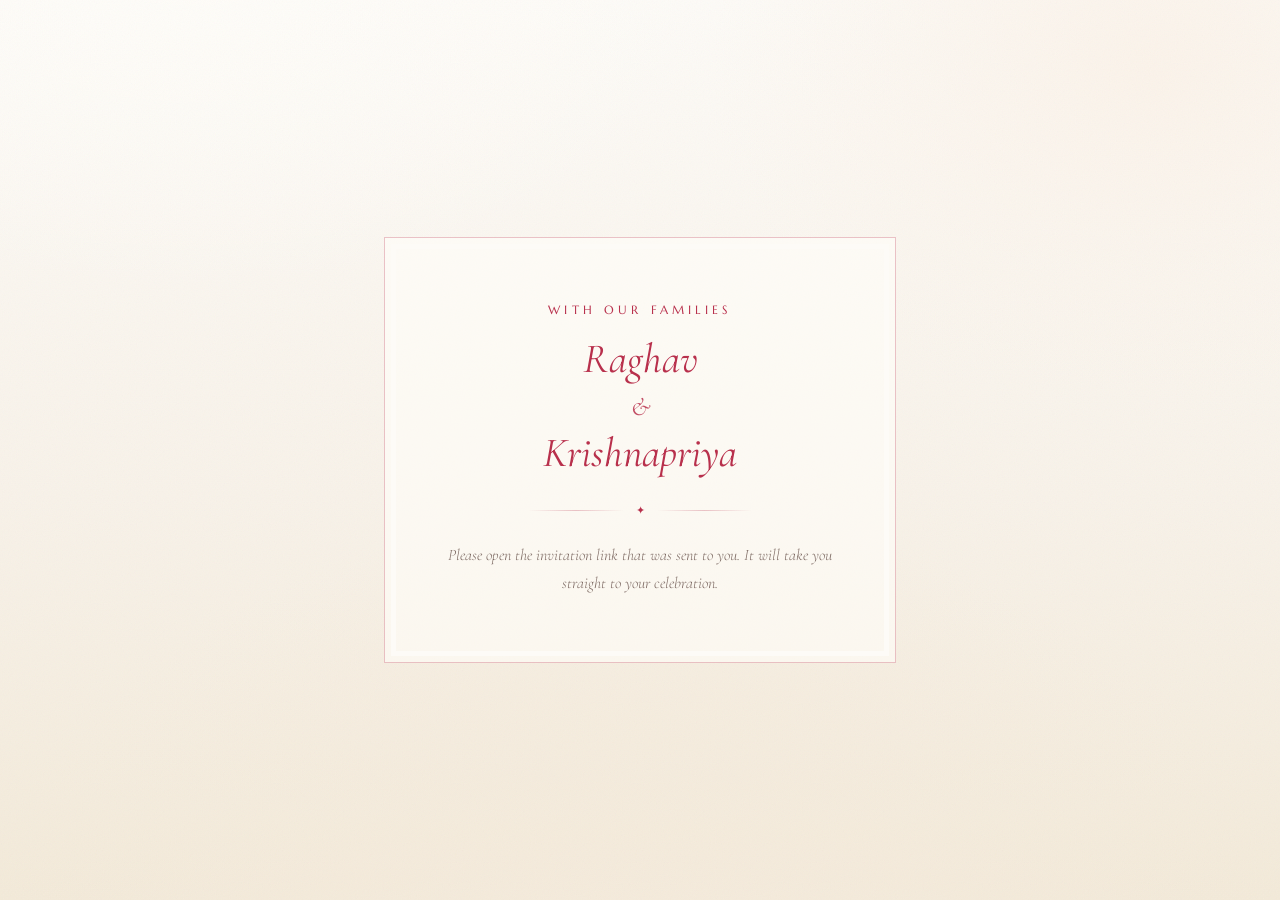
<file: index.html>
<!doctype html>
<html lang="en">
<head>
<meta charset="utf-8" />
<meta name="viewport" content="width=device-width, initial-scale=1" />
<meta name="robots" content="noindex, nofollow" />

<!-- ══════════════════════════════════════════════════════════
     The neutral front door.

     Guests never receive this URL. They receive one of the two
     invitation folders, whose names carry a random suffix so
     that neither can be guessed. This page exists only so that
     someone who trims the address bar back to the root lands
     somewhere harmless. It links to neither function, and names
     neither venue, on purpose.
     ══════════════════════════════════════════════════════════ -->

<title>Raghav &amp; Krishnapriya</title>
<meta name="description" content="Please open the invitation link you were sent." />

<link rel="preconnect" href="https://fonts.googleapis.com" />
<link rel="preconnect" href="https://fonts.gstatic.com" crossorigin />
<link href="https://fonts.googleapis.com/css2?family=Marcellus&family=Cormorant+Garamond:ital,wght@0,300;0,400;0,500;0,600;1,300;1,400;1,500&family=Jost:wght@300;400;500&display=swap" rel="stylesheet" />
<link rel="stylesheet" href="assets/css/styles.css" />
<link rel="icon" href="data:image/svg+xml,%3Csvg xmlns='http://www.w3.org/2000/svg' viewBox='0 0 100 100'%3E%3Ctext y='.9em' font-size='90'%3E%F0%9F%92%90%3C/text%3E%3C/svg%3E" />
</head>
<body>

<main class="holding">
  <div class="holding__card">
    <p class="eyebrow">With Our Families</p>
    <h1 class="holding__names">
      <span class="gate__name">Raghav</span>
      <span class="gate__amp">&amp;</span>
      <span class="gate__name">Krishnapriya</span>
    </h1>
    <div class="rule"><span></span>&#10022;<span></span></div>
    <p class="holding__hint">
      Please open the invitation link that was sent to you.
      It will take you straight to your celebration.
    </p>
  </div>
</main>

</body>
</html>
</file>
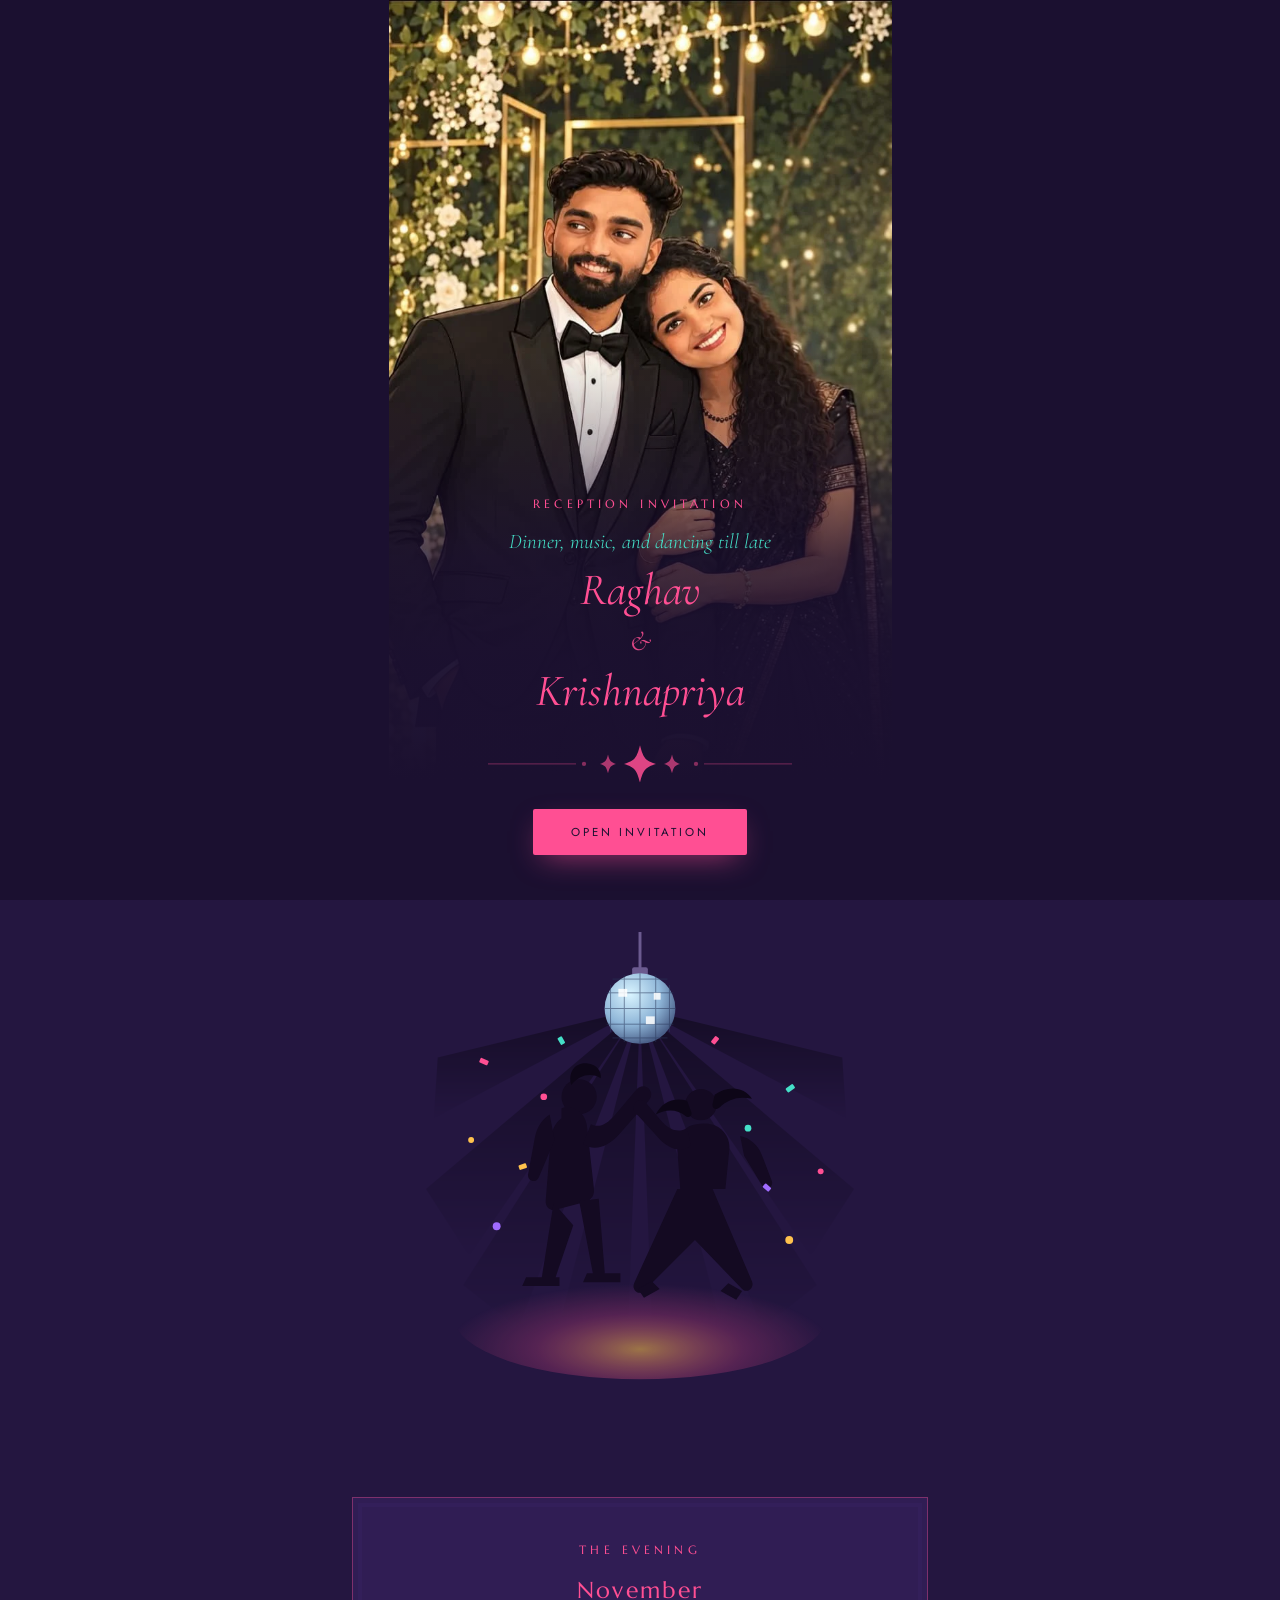
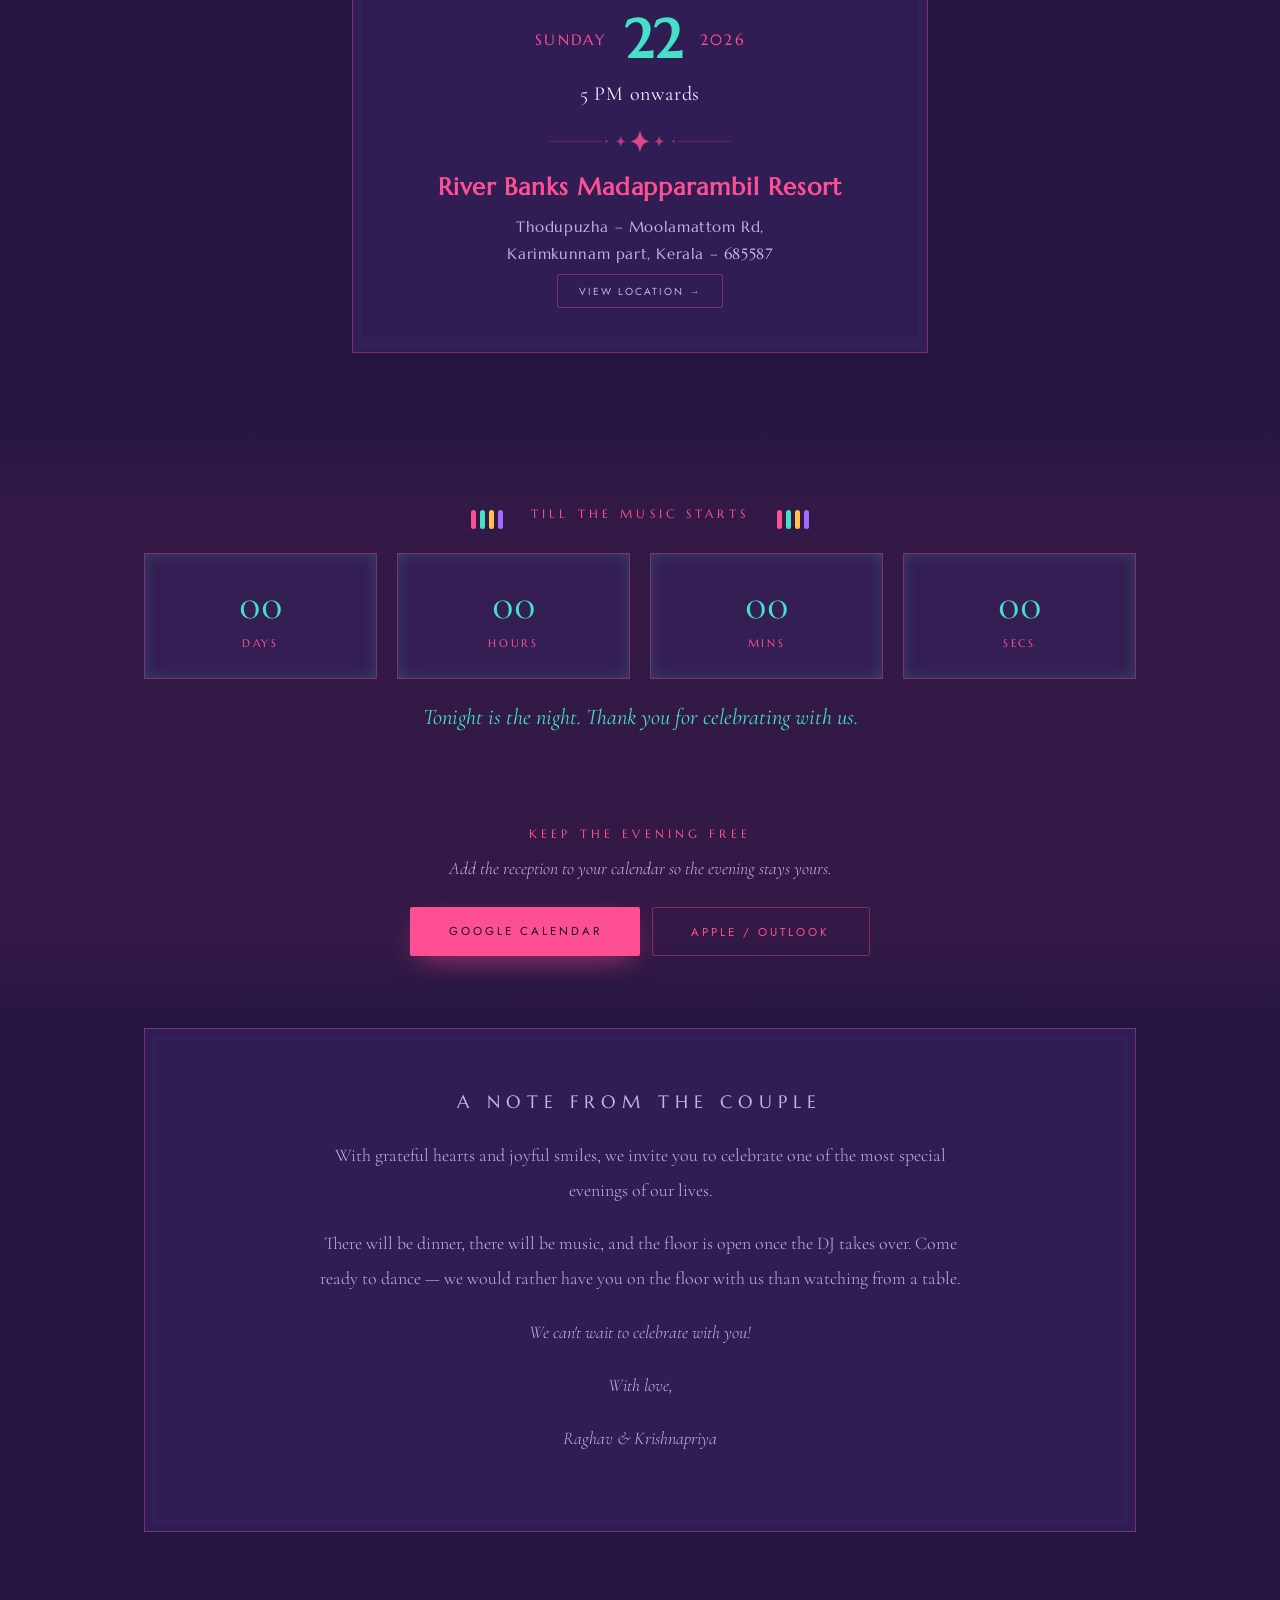
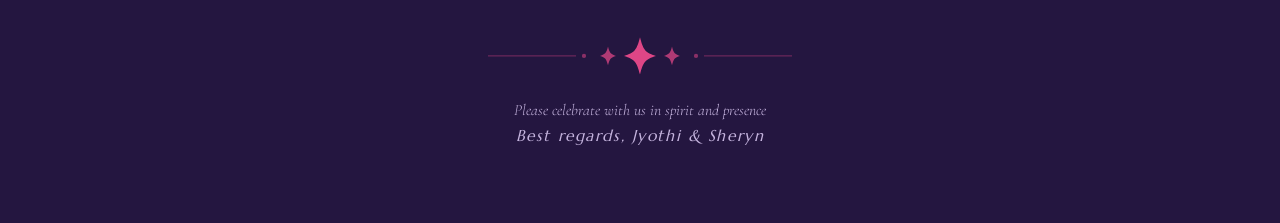
<file: reception-8b0696e3be/index.html>
<!doctype html>
<html lang="en" data-theme="reception">
<head>
<meta charset="utf-8" />
<meta name="viewport" content="width=device-width, initial-scale=1" />
<meta name="robots" content="noindex, nofollow" />
<meta name="theme-color" content="#1b1030" />

<!-- ══════════════════════════════════════════════════════════
     THE RECEPTION · Sunday 22 November 2026
     Share this link only with guests invited to the reception.
     It carries no link to the wedding page.

     The evening runs into a DJ set, so this page is dusk where
     the wedding page is daylight. The whole palette flips from
     one line: data-theme="reception" on <html> above.
     ══════════════════════════════════════════════════════════ -->

<title>Raghav &amp; Krishnapriya — Reception Invitation</title>
<meta name="description" content="Together with our families, we warmly invite you to celebrate the joyous occasion of our wedding reception on Sunday, 22 November 2026 at River Banks Madapparambil Resort." />
<meta property="og:type" content="website" />
<meta property="og:title" content="Raghav &amp; Krishnapriya — Reception Invitation" />
<meta property="og:description" content="Sunday, 22 November 2026 · 5 PM onwards · River Banks Madapparambil Resort, Karimkunnam. Dinner, music and dancing." />

<link rel="preconnect" href="https://fonts.googleapis.com" />
<link rel="preconnect" href="https://fonts.gstatic.com" crossorigin />
<link href="https://fonts.googleapis.com/css2?family=Marcellus&family=Cormorant+Garamond:ital,wght@0,300;0,400;0,500;0,600;1,300;1,400;1,500&family=Jost:wght@300;400;500&display=swap" rel="stylesheet" />
<link rel="stylesheet" href="../assets/css/styles.css" />
<link rel="icon" href="data:image/svg+xml,%3Csvg xmlns='http://www.w3.org/2000/svg' viewBox='0 0 100 100'%3E%3Ctext y='.9em' font-size='90'%3E%F0%9F%AA%A9%3C/text%3E%3C/svg%3E" />
</head>
<body class="is-locked">

<!-- ══════════════════════════════════════════════════════════
     The motifs, drawn once and reused. Every shape is
     currentColor, so each takes the colour of whatever it
     sits in.
     ══════════════════════════════════════════════════════════ -->
<svg class="sprite" aria-hidden="true" focusable="false">

  <!-- mirror ball -->
  <symbol id="m-ball" viewBox="0 0 64 88">
    <path d="M32 0v14" stroke="currentColor" stroke-width="2.6"/>
    <rect x="27" y="12" width="10" height="6" rx="2"/>
    <circle cx="32" cy="50" r="30"/>
    <g stroke="#1b1030" stroke-width="1.4" opacity=".55" fill="none">
      <path d="M2 50h60M5 38h54M5 62h54M12 27h40M12 73h40"/>
      <path d="M32 20v60M20 22v56M44 22v56M10 30v40M54 30v40"/>
    </g>
    <g fill="#ffffff" opacity=".7">
      <rect x="14" y="34" width="8" height="8"/>
      <rect x="40" y="56" width="8" height="8"/>
      <rect x="44" y="34" width="6" height="6"/>
    </g>
  </symbol>

  <!-- a burst of light off the mirror ball, used as a divider -->
  <symbol id="m-sparkle" viewBox="0 0 240 28">
    <path d="M6 14h66M168 14h66" stroke="currentColor" stroke-width="1" opacity=".38" fill="none"/>
    <circle cx="78" cy="14" r="1.6" opacity=".55"/>
    <circle cx="162" cy="14" r="1.6" opacity=".55"/>
    <path d="M96 7c1.2 4.8 2 5.8 6 7-4 1.2-4.8 2.2-6 7-1.2-4.8-2-5.8-6-7 4-1.2 4.8-2.2 6-7z" opacity=".75"/>
    <path d="M144 7c1.2 4.8 2 5.8 6 7-4 1.2-4.8 2.2-6 7-1.2-4.8-2-5.8-6-7 4-1.2 4.8-2.2 6-7z" opacity=".75"/>
    <path d="M120 0c2.4 9.6 4 11.6 12 14-8 2.4-9.6 4.4-12 14-2.4-9.6-4-11.6-12-14 8-2.4 9.6-4.4 12-14z"/>
  </symbol>

</svg>

<!-- ══════════════ 1. the opening card ══════════════ -->
<!--
  The artwork lives here, full screen. The picture is named on this
  element, so swapping it is a one-line change. The path is
  root-absolute on purpose: a relative url() inside a custom property
  resolves against the stylesheet, not against this page.
-->
<div class="gate gate--photo gate--tall" id="gate"
     style="--photo: url('/assets/img/couple-reception.webp')">
  <div class="gate__veil">
    <p class="eyebrow">Reception Invitation</p>
    <p class="script">Dinner, music, and dancing till late</p>
    <h1 class="gate__names">
      <span class="gate__name">Raghav</span>
      <span class="gate__amp">&amp;</span>
      <span class="gate__name">Krishnapriya</span>
    </h1>
    <svg class="motif motif--rule"><use href="#m-sparkle" /></svg>
    <button class="btn" id="openInvitation" type="button">Open Invitation</button>
  </div>
</div>

<div class="petals" id="petals" data-effect="confetti" aria-hidden="true"></div>

<main class="page">

  <img class="garland" src="../assets/img/festoon-reception.svg" alt="" aria-hidden="true" />

  <!-- ══════════════ 2. the invitation ══════════════ -->
  <section class="hero reveal">
    <p class="eyebrow">Wedding Reception</p>

    <p class="family">
      Mr. Raju T R &amp; Mrs Jayashree CK
      <span class="family__house">Thazhathemalayil (h), Thodupuzha East P O</span>
    </p>

    <p class="invitation">
      Together with our families, we warmly invite you to celebrate
      the joyous occasion of our son's wedding reception ceremony.
    </p>

    <h2 class="couple">
      <span class="couple__name">Raghav</span>
      <span class="couple__amp">&amp;</span>
      <span class="couple__name">Krishnapriya</span>
    </h2>

    <svg class="motif motif--rule"><use href="#m-sparkle" /></svg>

    <p class="family">
      D/O Mr. Rajesh P R &amp; Mrs S Deepa
      <span class="family__house">Deepukrishna (h), East Kadungalloor, Aluva</span>
    </p>

    <p class="hero__date">Sunday &bull; 22 November 2026</p>

    <a class="scroll-cue" href="#details" aria-label="Scroll to the details"><span></span></a>
  </section>

  <!-- ══════════════ 3. the dance floor ══════════════ -->
  <section class="portrait portrait--floor reveal">
    <img src="../assets/img/dancefloor.svg" width="440" height="470"
         alt="A mirror ball over a dance floor, with a couple dancing beneath it" />
  </section>

  <!-- ══════════════ 4. the evening ══════════════ -->
  <section class="events" id="details">
    <div class="events__grid">
      <!--
        data-start / data-end are "YYYY-MM-DDTHH:MM" at the venue and
        data-tz is the venue's UTC offset. The card says "5 PM onwards",
        so the calendar entry is blocked out 5 PM – 9 PM; change data-end
        if you would rather it ran longer or shorter.
      -->
      <article class="card reveal"
               data-event
               data-countdown="true"
               data-title="Wedding Reception — Raghav &amp; Krishnapriya"
               data-start="2026-11-22T17:00"
               data-end="2026-11-22T21:00"
               data-tz="+05:30"
               data-location="River Banks Madapparambil Resort, Thodupuzha - Moolamattom Rd, Karimkunnam, Kerala 685587"
               data-map="https://www.google.com/maps/search/?api=1&amp;query=River%20Banks%20Madapparambil%20Resort%2C%20Thodupuzha%20-%20Moolamattom%20Rd%2C%20Karimkunnam%2C%20Kerala%20685587">
        <p class="eyebrow">The Evening</p>

        <p class="date-block">
          <span class="date-block__month">November</span>
          <span class="date-block__row">
            <span class="date-block__day">Sunday</span>
            <span class="date-block__num">22</span>
            <span class="date-block__year">2026</span>
          </span>
        </p>

        <p class="card__time">5 PM onwards</p>

        <svg class="motif motif--rule motif--rule-sm"><use href="#m-sparkle" /></svg>

        <h3 class="card__venue">River Banks Madapparambil Resort</h3>
        <p class="card__address">
          Thodupuzha &ndash; Moolamattom Rd,<br />
          Karimkunnam part, Kerala &ndash; 685587
        </p>

        <a class="link" data-map-link target="_blank" rel="noopener">View Location &rarr;</a>
      </article>
    </div>
  </section>

  <div class="band">

    <!-- ══════════════ 5. countdown ══════════════ -->
    <section class="countdown reveal">
      <p class="tuskers">
        <span class="equalizer" aria-hidden="true"><i></i><i></i><i></i><i></i></span>
        <span class="eyebrow">Till the Music Starts</span>
        <span class="equalizer" aria-hidden="true"><i></i><i></i><i></i><i></i></span>
      </p>
      <div class="countdown__grid" id="countdownGrid" role="timer">
        <div class="unit"><span class="unit__num" data-days>00</span><span class="unit__label">Days</span></div>
        <div class="unit"><span class="unit__num" data-hours>00</span><span class="unit__label">Hours</span></div>
        <div class="unit"><span class="unit__num" data-mins>00</span><span class="unit__label">Mins</span></div>
        <div class="unit"><span class="unit__num" data-secs>00</span><span class="unit__label">Secs</span></div>
      </div>
      <p class="countdown__done" id="countdownDone" hidden>Tonight is the night. Thank you for celebrating with us.</p>
    </section>

    <!-- ══════════════ 6. add to calendar ══════════════ -->
    <section class="calendar reveal">
      <p class="eyebrow">Keep the Evening Free</p>
      <p class="calendar__hint">Add the reception to your calendar so the evening stays yours.</p>
      <div class="calendar__actions" id="calendarActions"></div>
    </section>

  </div>

  <!-- ══════════════ 7. a note from the couple ══════════════ -->
  <section class="note reveal">
    <div class="note__frame">
      <p class="eyebrow">A Note From the Couple</p>
      <p>With grateful hearts and joyful smiles, we invite you to celebrate one of
         the most special evenings of our lives.</p>
      <p>There will be dinner, there will be music, and the floor is open once the
         DJ takes over. Come ready to dance &mdash; we would rather have you on the
         floor with us than watching from a table.</p>
      <p class="note__accent">We can't wait to celebrate with you!</p>
      <p class="note__sign">With love,</p>
      <p class="note__couple">Raghav &amp; Krishnapriya</p>
    </div>
  </section>

  <footer class="footer">
    <svg class="motif motif--rule"><use href="#m-sparkle" /></svg>
    <p>Please celebrate with us in spirit and presence</p>
    <p class="footer__regards">Best regards, Jyothi &amp; Sheryn</p>
  </footer>

</main>

<script src="../assets/js/main.js"></script>
</body>
</html>
</file>
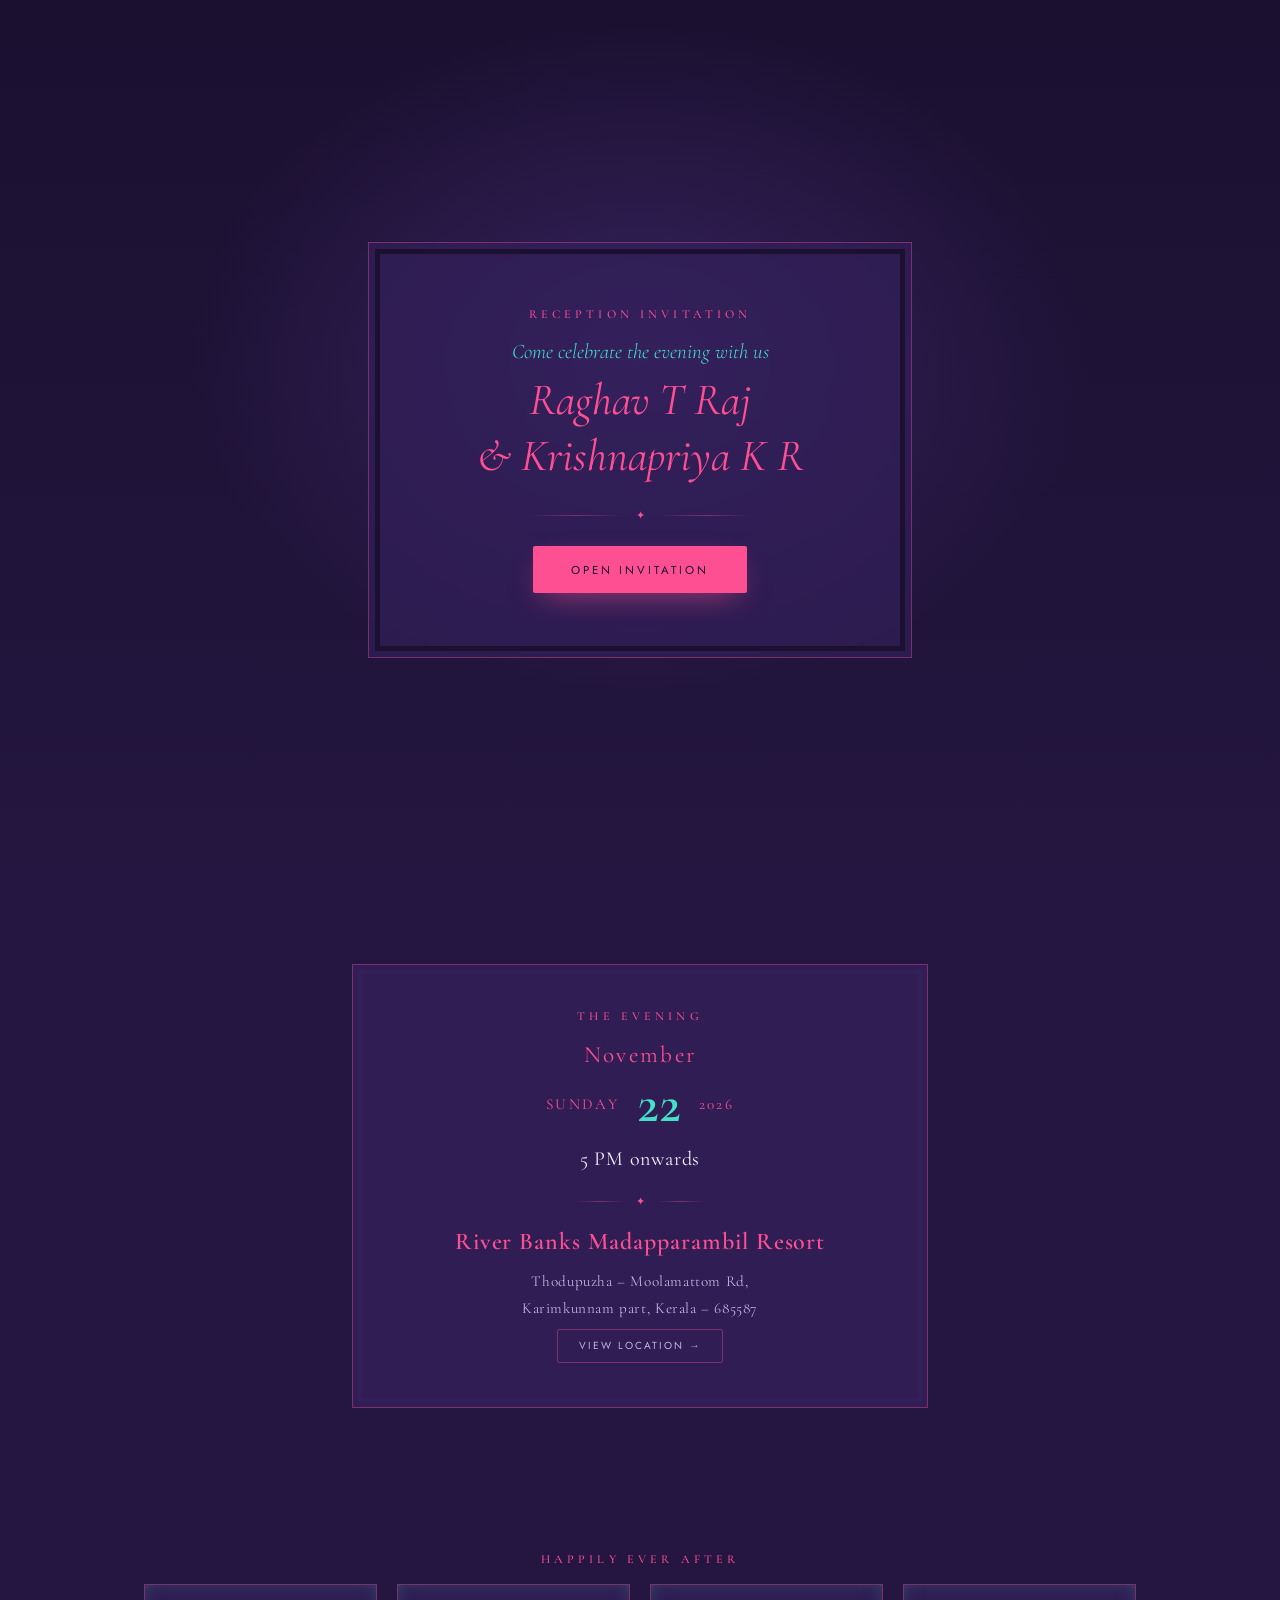
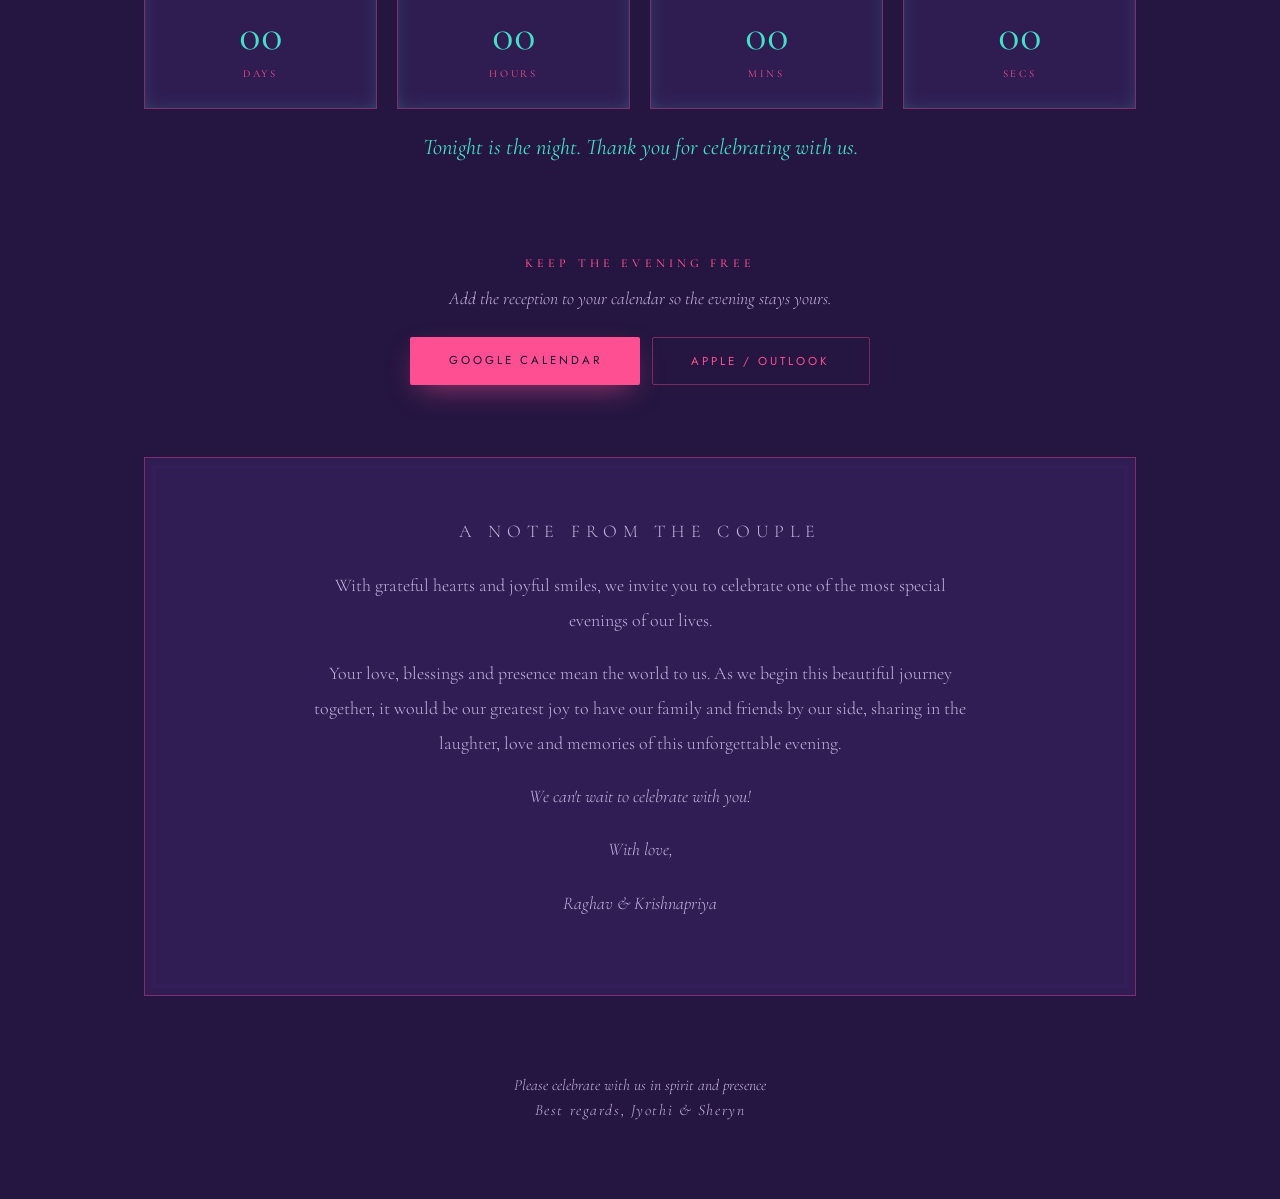
<file: reception/index.html>
<!doctype html>
<html lang="en" data-theme="reception">
<head>
<meta charset="utf-8" />
<meta name="viewport" content="width=device-width, initial-scale=1" />
<meta name="robots" content="noindex, nofollow" />

<!-- ══════════════════════════════════════════════════════════
     THE RECEPTION · Sunday 22 November 2026
     Share this link only with guests invited to the reception.
     It carries no link to the wedding page.
     ══════════════════════════════════════════════════════════ -->

<title>Raghav &amp; Krishnapriya — Reception Invitation</title>
<meta name="description" content="Together with our families, we warmly invite you to celebrate the joyous occasion of our wedding reception on Sunday, 22 November 2026 at River Banks Madapparambil Resort." />
<meta property="og:type" content="website" />
<meta property="og:title" content="Raghav T Raj &amp; Krishnapriya K R — Reception Invitation" />
<meta property="og:description" content="Sunday, 22 November 2026 · 5 PM onwards · River Banks Madapparambil Resort, Karimkunnam." />

<link rel="preconnect" href="https://fonts.googleapis.com" />
<link rel="preconnect" href="https://fonts.gstatic.com" crossorigin />
<link href="https://fonts.googleapis.com/css2?family=Cinzel:wght@400;500;600&family=Cormorant+Garamond:ital,wght@0,300;0,400;0,500;0,600;1,300;1,400;1,500&family=Jost:wght@300;400;500&display=swap" rel="stylesheet" />
<link rel="stylesheet" href="../assets/css/styles.css" />
<link rel="icon" href="data:image/svg+xml,%3Csvg xmlns='http://www.w3.org/2000/svg' viewBox='0 0 100 100'%3E%3Ctext y='.9em' font-size='90'%3E%F0%9F%8C%B9%3C/text%3E%3C/svg%3E" />
</head>
<body class="is-locked">

<!-- ── 1. the gate ─────────────────────────────────────── -->
<div class="gate" id="gate">
  <div class="gate__card">
    <p class="eyebrow">Reception Invitation</p>
    <p class="script">Come celebrate the evening with us</p>
    <h1 class="gate__names">Raghav T Raj<br />&amp; Krishnapriya K R</h1>
    <div class="rule"><span></span>&#10022;<span></span></div>
    <button class="btn" id="openInvitation" type="button">Open Invitation</button>
  </div>
</div>

<div class="petals" id="petals" aria-hidden="true"></div>

<main class="page">

  <!-- ── 2. the invitation ─────────────────────────────── -->
  <section class="hero reveal">
    <p class="eyebrow">Wedding Reception</p>

    <p class="family">
      Mr. Raju T R &amp; Mrs Jayashree CK
      <span class="family__house">Thazhathemalayil (h), Thodupuzha East P O</span>
    </p>

    <p class="invitation">
      Together with our families, we warmly invite you to celebrate
      the joyous occasion of our son's wedding reception ceremony.
    </p>

    <h2 class="couple">
      <span class="couple__name">Raghav T Raj</span>
      <span class="couple__amp">&amp;</span>
      <span class="couple__name">Krishnapriya K R</span>
    </h2>

    <div class="rule rule--wide"><span></span>&#10022;<span></span></div>

    <p class="family">
      D/O Mr. Rajesh P R &amp; Mrs S Deepa
      <span class="family__house">Deepukrishna (h), East Kadungalloor, Aluva</span>
    </p>

    <p class="hero__date">Sunday &bull; 22 November 2026</p>

    <a class="scroll-cue" href="#details" aria-label="Scroll to the details"><span></span></a>
  </section>

  <!-- ── 3. the evening ────────────────────────────────── -->
  <section class="events" id="details">
    <div class="events__grid">
      <!--
        data-start / data-end are "YYYY-MM-DDTHH:MM" at the venue and
        data-tz is the venue's UTC offset. The card says "5 PM onwards",
        so the calendar entry is blocked out 5 PM – 9 PM; change data-end
        if you would rather it ran longer or shorter.
      -->
      <article class="card reveal"
               data-event
               data-countdown="true"
               data-title="Wedding Reception — Raghav T Raj &amp; Krishnapriya K R"
               data-start="2026-11-22T17:00"
               data-end="2026-11-22T21:00"
               data-tz="+05:30"
               data-location="River Banks Madapparambil Resort, Thodupuzha - Moolamattom Rd, Karimkunnam, Kerala 685587"
               data-map="https://www.google.com/maps/search/?api=1&amp;query=River%20Banks%20Madapparambil%20Resort%2C%20Thodupuzha%20-%20Moolamattom%20Rd%2C%20Karimkunnam%2C%20Kerala%20685587">
        <p class="eyebrow">The Evening</p>

        <p class="date-block">
          <span class="date-block__month">November</span>
          <span class="date-block__row">
            <span class="date-block__day">Sunday</span>
            <span class="date-block__num">22</span>
            <span class="date-block__year">2026</span>
          </span>
        </p>

        <p class="card__time">5 PM onwards</p>

        <div class="rule rule--sm"><span></span>&#10022;<span></span></div>

        <h3 class="card__venue">River Banks Madapparambil Resort</h3>
        <p class="card__address">
          Thodupuzha &ndash; Moolamattom Rd,<br />
          Karimkunnam part, Kerala &ndash; 685587
        </p>

        <a class="link" data-map-link target="_blank" rel="noopener">View Location &rarr;</a>
      </article>
    </div>
  </section>

  <!-- ── 4. countdown ──────────────────────────────────── -->
  <section class="countdown reveal">
    <p class="eyebrow">Happily Ever After</p>
    <div class="countdown__grid" id="countdownGrid" role="timer">
      <div class="unit"><span class="unit__num" data-days>00</span><span class="unit__label">Days</span></div>
      <div class="unit"><span class="unit__num" data-hours>00</span><span class="unit__label">Hours</span></div>
      <div class="unit"><span class="unit__num" data-mins>00</span><span class="unit__label">Mins</span></div>
      <div class="unit"><span class="unit__num" data-secs>00</span><span class="unit__label">Secs</span></div>
    </div>
    <p class="countdown__done" id="countdownDone" hidden>Tonight is the night. Thank you for celebrating with us.</p>
  </section>

  <!-- ── 5. add to calendar ────────────────────────────── -->
  <section class="calendar reveal">
    <p class="eyebrow">Keep the Evening Free</p>
    <p class="calendar__hint">Add the reception to your calendar so the evening stays yours.</p>
    <div class="calendar__actions" id="calendarActions"></div>
  </section>

  <!-- ── 6. a note from the couple ─────────────────────── -->
  <section class="note reveal">
    <div class="note__frame">
      <p class="eyebrow">A Note From the Couple</p>
      <p>With grateful hearts and joyful smiles, we invite you to celebrate one of
         the most special evenings of our lives.</p>
      <p>Your love, blessings and presence mean the world to us. As we begin this
         beautiful journey together, it would be our greatest joy to have our family
         and friends by our side, sharing in the laughter, love and memories of this
         unforgettable evening.</p>
      <p class="note__accent">We can't wait to celebrate with you!</p>
      <p class="note__sign">With love,</p>
      <p class="note__couple">Raghav &amp; Krishnapriya</p>
    </div>
  </section>

  <footer class="footer">
    <p>Please celebrate with us in spirit and presence</p>
    <p class="footer__regards">Best regards, Jyothi &amp; Sheryn</p>
  </footer>

</main>

<script src="../assets/js/main.js"></script>
</body>
</html>
</file>
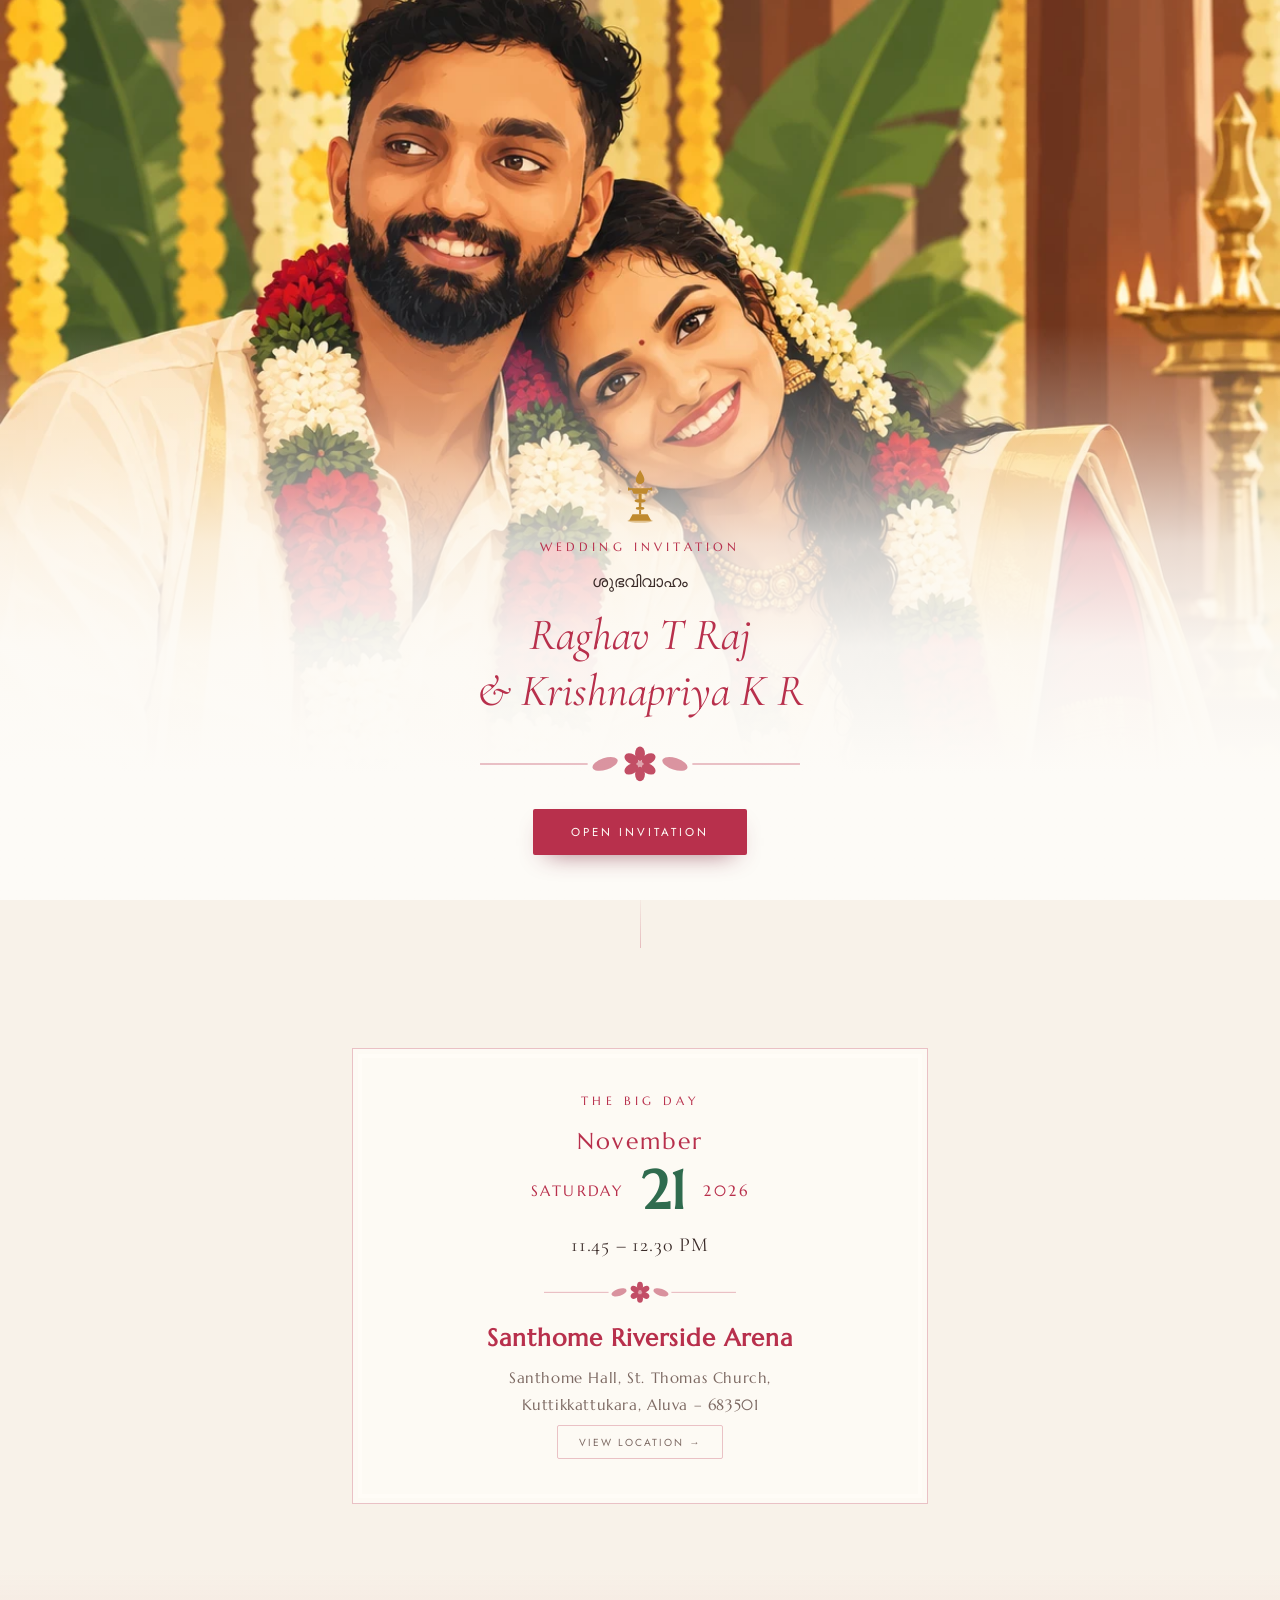
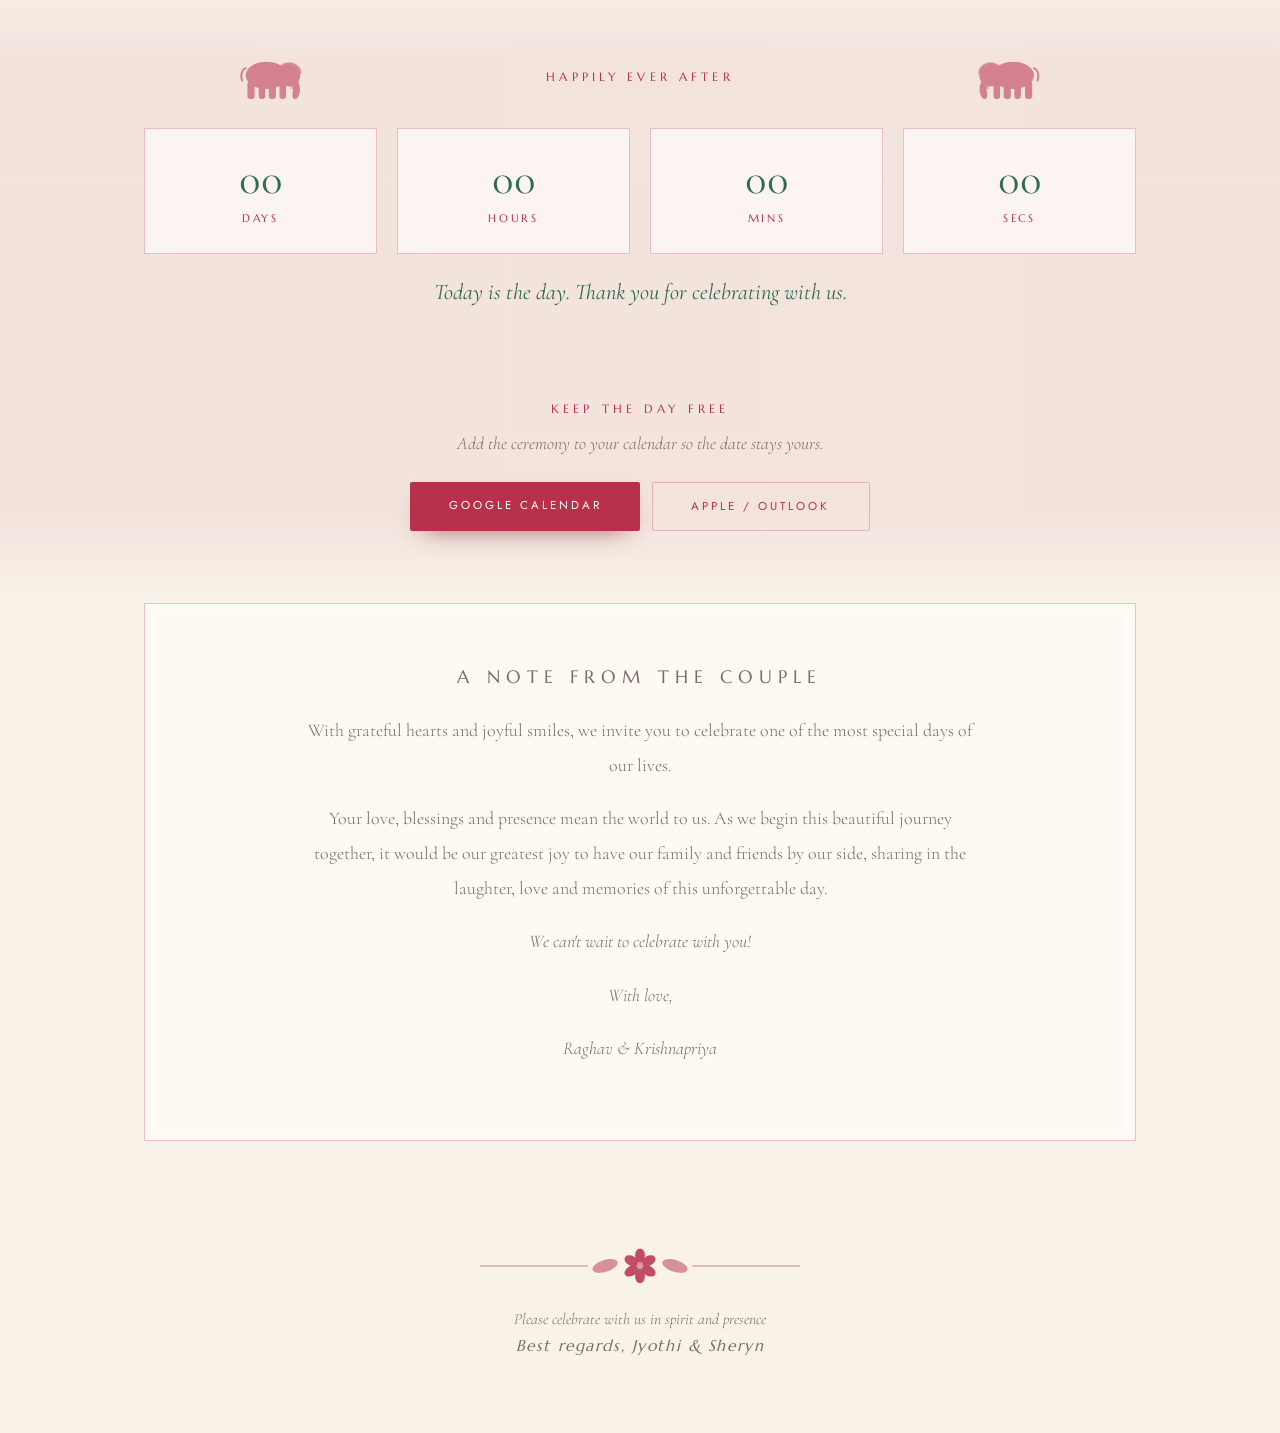
<file: wedding-62df5d1ad5/index.html>
<!doctype html>
<html lang="en" data-theme="wedding">
<head>
<meta charset="utf-8" />
<meta name="viewport" content="width=device-width, initial-scale=1" />
<meta name="robots" content="noindex, nofollow" />

<!-- ══════════════════════════════════════════════════════════
     THE WEDDING CEREMONY · Saturday 21 November 2026
     Share this link only with guests invited to the wedding.
     It carries no link to the reception page.
     ══════════════════════════════════════════════════════════ -->

<title>Raghav &amp; Krishnapriya — Wedding Invitation</title>
<meta name="description" content="Together with our families, we warmly invite you to celebrate the joyous occasion of our wedding ceremony on Saturday, 21 November 2026 at Santhome Riverside Arena, Aluva." />
<meta property="og:type" content="website" />
<meta property="og:title" content="Raghav T Raj &amp; Krishnapriya K R — Wedding Invitation" />
<meta property="og:description" content="Saturday, 21 November 2026 · 11.45 AM · Santhome Riverside Arena, Aluva." />
<meta property="og:image" content="/assets/img/couple-wedding.webp" />

<link rel="preconnect" href="https://fonts.googleapis.com" />
<link rel="preconnect" href="https://fonts.gstatic.com" crossorigin />
<link href="https://fonts.googleapis.com/css2?family=Marcellus&family=Cormorant+Garamond:ital,wght@0,300;0,400;0,500;0,600;1,300;1,400;1,500&family=Noto+Serif+Malayalam:wght@400;500&family=Jost:wght@300;400;500&display=swap" rel="stylesheet" />
<link rel="stylesheet" href="../assets/css/styles.css" />
<link rel="icon" href="data:image/svg+xml,%3Csvg xmlns='http://www.w3.org/2000/svg' viewBox='0 0 100 100'%3E%3Ctext y='.9em' font-size='90'%3E%F0%9F%AA%94%3C/text%3E%3C/svg%3E" />
</head>
<body class="is-locked">

<!-- ══════════════════════════════════════════════════════════
     The motifs, drawn once here and reused wherever they are
     needed. Every shape is currentColor, so each one takes the
     colour of whatever it sits in.
     ══════════════════════════════════════════════════════════ -->
<svg class="sprite" aria-hidden="true" focusable="false">

  <!-- nilavilakku, the Kerala brass lamp -->
  <symbol id="m-lamp" viewBox="0 0 60 108">
    <path d="M30 2c5.5 9.5 8.5 15 8.5 19.5a8.5 8.5 0 0 1-17 0C21.5 17 24.5 11.5 30 2z"/>
    <path d="M30 11c2.8 5 4.3 8 4.3 10.2a4.3 4.3 0 0 1-8.6 0C25.7 19 27.2 16 30 11z" fill-opacity=".35"/>
    <path d="M12 38h36l-5 11H17z"/>
    <path d="M6 36l11 4-11 3z"/>
    <path d="M54 36l-11 4 11 3z"/>
    <path d="M27 49h6v12h-6z"/>
    <ellipse cx="30" cy="63" rx="11" ry="3.6"/>
    <path d="M27.5 66h5v10h-5z"/>
    <ellipse cx="30" cy="78" rx="8.5" ry="3"/>
    <path d="M28 81h4v9h-4z"/>
    <path d="M15 90h30l7 13H8z"/>
    <ellipse cx="30" cy="103" rx="25" ry="3.8" fill-opacity=".45"/>
  </symbol>

  <!-- a jasmine bloom between two leaves, used as a divider -->
  <symbol id="m-jasmine" viewBox="0 0 220 26">
    <path d="M0 13h74M146 13h74" stroke="currentColor" stroke-width="1" opacity=".45" fill="none"/>
    <ellipse cx="86" cy="13" rx="9" ry="4" transform="rotate(-18 86 13)" opacity=".6"/>
    <ellipse cx="134" cy="13" rx="9" ry="4" transform="rotate(18 134 13)" opacity=".6"/>
    <ellipse cx="110" cy="6" rx="3.4" ry="5"/>
    <ellipse cx="116" cy="9.5" rx="3.4" ry="5" transform="rotate(60 116 9.5)"/>
    <ellipse cx="116" cy="16.5" rx="3.4" ry="5" transform="rotate(120 116 16.5)"/>
    <ellipse cx="110" cy="20" rx="3.4" ry="5"/>
    <ellipse cx="104" cy="16.5" rx="3.4" ry="5" transform="rotate(60 104 16.5)"/>
    <ellipse cx="104" cy="9.5" rx="3.4" ry="5" transform="rotate(120 104 9.5)"/>
    <circle cx="110" cy="13" r="2.4" fill-opacity=".5"/>
  </symbol>

  <!-- temple elephant, wearing its nettipattam -->
  <symbol id="m-elephant" viewBox="0 0 124 94">
    <rect x="26" y="56" width="12" height="30" rx="5"/>
    <rect x="45" y="58" width="11" height="28" rx="5"/>
    <rect x="62" y="56" width="12" height="30" rx="5"/>
    <rect x="80" y="58" width="11" height="28" rx="5"/>
    <ellipse cx="58" cy="46" rx="35" ry="23"/>
    <path d="M23 34c-7 3-9 12-6 21" stroke="currentColor" stroke-width="3.4" fill="none" stroke-linecap="round"/>
    <circle cx="96" cy="46" r="19"/>
    <path d="M86 32c11-5 22 2 22 13s-10 17-19 14c4-9 4-20-3-27z" fill-opacity=".7"/>
    <path d="M110 54c6 9 6 21 1 29-2 4-8 4-9-1-1-7 2-13 1-19-1-5-4-7-6-8z"/>
    <path d="M100 62c7 2 12 7 13 13-5-4-10-6-15-6z" fill-opacity=".55"/>
    <path d="M96 24c12 0 21 9 21 19H75c0-10 9-19 21-19z" fill-opacity=".85"/>
    <circle cx="96" cy="33" r="3.4" fill-opacity=".45"/>
  </symbol>

</svg>

<!-- ══════════════ 1. the opening card ══════════════ -->
<!--
  The artwork lives here, full screen, where it can actually be
  looked at. The picture is named on this element, so swapping it
  is a one-line change. The path is root-absolute on purpose: a
  relative url() inside a custom property resolves against the
  stylesheet, not against this page.
-->
<div class="gate gate--photo" id="gate"
     style="--photo: url('/assets/img/couple-wedding.webp')">
  <div class="gate__veil">
    <svg class="motif motif--lamp"><use href="#m-lamp" /></svg>
    <p class="eyebrow">Wedding Invitation</p>
    <p class="malayalam">ശുഭവിവാഹം</p>
    <h1 class="gate__names">Raghav T Raj<br />&amp; Krishnapriya K R</h1>
    <svg class="motif motif--rule"><use href="#m-jasmine" /></svg>
    <button class="btn" id="openInvitation" type="button">Open Invitation</button>
  </div>
</div>

<div class="petals" id="petals" aria-hidden="true"></div>

<main class="page">

  <img class="garland" src="../assets/img/garland-wedding.svg" alt="" aria-hidden="true" />

  <!-- ══════════════ 2. the invitation ══════════════ -->
  <section class="hero reveal">
    <svg class="motif motif--lamp motif--lamp-lg"><use href="#m-lamp" /></svg>

    <p class="eyebrow">Wedding Ceremony</p>

    <p class="family">
      Mr. Raju T R &amp; Mrs Jayashree CK
      <span class="family__house">Thazhathemalayil (h), Thodupuzha East P O</span>
    </p>

    <p class="invitation">
      Together with our families, we warmly invite you to celebrate
      the joyous occasion of our son's wedding ceremony.
    </p>

    <h2 class="couple">
      <span class="couple__name">Raghav T Raj</span>
      <span class="couple__amp">&amp;</span>
      <span class="couple__name">Krishnapriya K R</span>
    </h2>

    <svg class="motif motif--rule"><use href="#m-jasmine" /></svg>

    <p class="family">
      D/O Mr. Rajesh P R &amp; Mrs S Deepa
      <span class="family__house">Deepukrishna (h), East Kadungalloor, Aluva</span>
    </p>

    <p class="hero__date">Saturday &bull; 21 November 2026</p>

    <a class="scroll-cue" href="#details" aria-label="Scroll to the details"><span></span></a>
  </section>

  <!-- ══════════════ 3. the day ══════════════ -->
  <section class="events" id="details">
    <div class="events__grid">
      <!--
        data-start / data-end are "YYYY-MM-DDTHH:MM" at the venue and
        data-tz is the venue's UTC offset. They drive the countdown and
        both calendar buttons, so keep them in step with the words below.
      -->
      <article class="card reveal"
               data-event
               data-countdown="true"
               data-title="Wedding of Raghav T Raj &amp; Krishnapriya K R"
               data-start="2026-11-21T11:45"
               data-end="2026-11-21T12:30"
               data-tz="+05:30"
               data-location="Santhome Riverside Arena, Santhome Hall, St. Thomas Church, Kuttikkattukara, Aluva 683501"
               data-map="https://www.google.com/maps/search/?api=1&amp;query=Santhome%20Riverside%20Arena%2C%20St.%20Thomas%20Church%2C%20Kuttikkattukara%2C%20Aluva%20683501">
        <p class="eyebrow">The Big Day</p>

        <p class="date-block">
          <span class="date-block__month">November</span>
          <span class="date-block__row">
            <span class="date-block__day">Saturday</span>
            <span class="date-block__num">21</span>
            <span class="date-block__year">2026</span>
          </span>
        </p>

        <p class="card__time">11.45 &ndash; 12.30 PM</p>

        <svg class="motif motif--rule motif--rule-sm"><use href="#m-jasmine" /></svg>

        <h3 class="card__venue">Santhome Riverside Arena</h3>
        <p class="card__address">
          Santhome Hall, St. Thomas Church,<br />
          Kuttikkattukara, Aluva &ndash; 683501
        </p>

        <a class="link" data-map-link target="_blank" rel="noopener">View Location &rarr;</a>
      </article>
    </div>
  </section>

  <div class="band">

    <!-- ══════════════ 4. countdown ══════════════ -->
    <section class="countdown reveal">
      <p class="tuskers">
        <svg class="motif motif--elephant"><use href="#m-elephant" /></svg>
        <span class="eyebrow">Happily Ever After</span>
        <svg class="motif motif--elephant motif--flip"><use href="#m-elephant" /></svg>
      </p>
      <div class="countdown__grid" id="countdownGrid" role="timer">
        <div class="unit"><span class="unit__num" data-days>00</span><span class="unit__label">Days</span></div>
        <div class="unit"><span class="unit__num" data-hours>00</span><span class="unit__label">Hours</span></div>
        <div class="unit"><span class="unit__num" data-mins>00</span><span class="unit__label">Mins</span></div>
        <div class="unit"><span class="unit__num" data-secs>00</span><span class="unit__label">Secs</span></div>
      </div>
      <p class="countdown__done" id="countdownDone" hidden>Today is the day. Thank you for celebrating with us.</p>
    </section>

    <!-- ══════════════ 5. add to calendar ══════════════ -->
    <section class="calendar reveal">
      <p class="eyebrow">Keep the Day Free</p>
      <p class="calendar__hint">Add the ceremony to your calendar so the date stays yours.</p>
      <div class="calendar__actions" id="calendarActions"></div>
    </section>

  </div>

  <!-- ══════════════ 6. a note from the couple ══════════════ -->
  <section class="note reveal">
    <div class="note__frame">
      <p class="eyebrow">A Note From the Couple</p>
      <p>With grateful hearts and joyful smiles, we invite you to celebrate one of
         the most special days of our lives.</p>
      <p>Your love, blessings and presence mean the world to us. As we begin this
         beautiful journey together, it would be our greatest joy to have our family
         and friends by our side, sharing in the laughter, love and memories of this
         unforgettable day.</p>
      <p class="note__accent">We can't wait to celebrate with you!</p>
      <p class="note__sign">With love,</p>
      <p class="note__couple">Raghav &amp; Krishnapriya</p>
    </div>
  </section>

  <footer class="footer">
    <svg class="motif motif--rule"><use href="#m-jasmine" /></svg>
    <p>Please celebrate with us in spirit and presence</p>
    <p class="footer__regards">Best regards, Jyothi &amp; Sheryn</p>
  </footer>

</main>

<script src="../assets/js/main.js"></script>
</body>
</html>
</file>
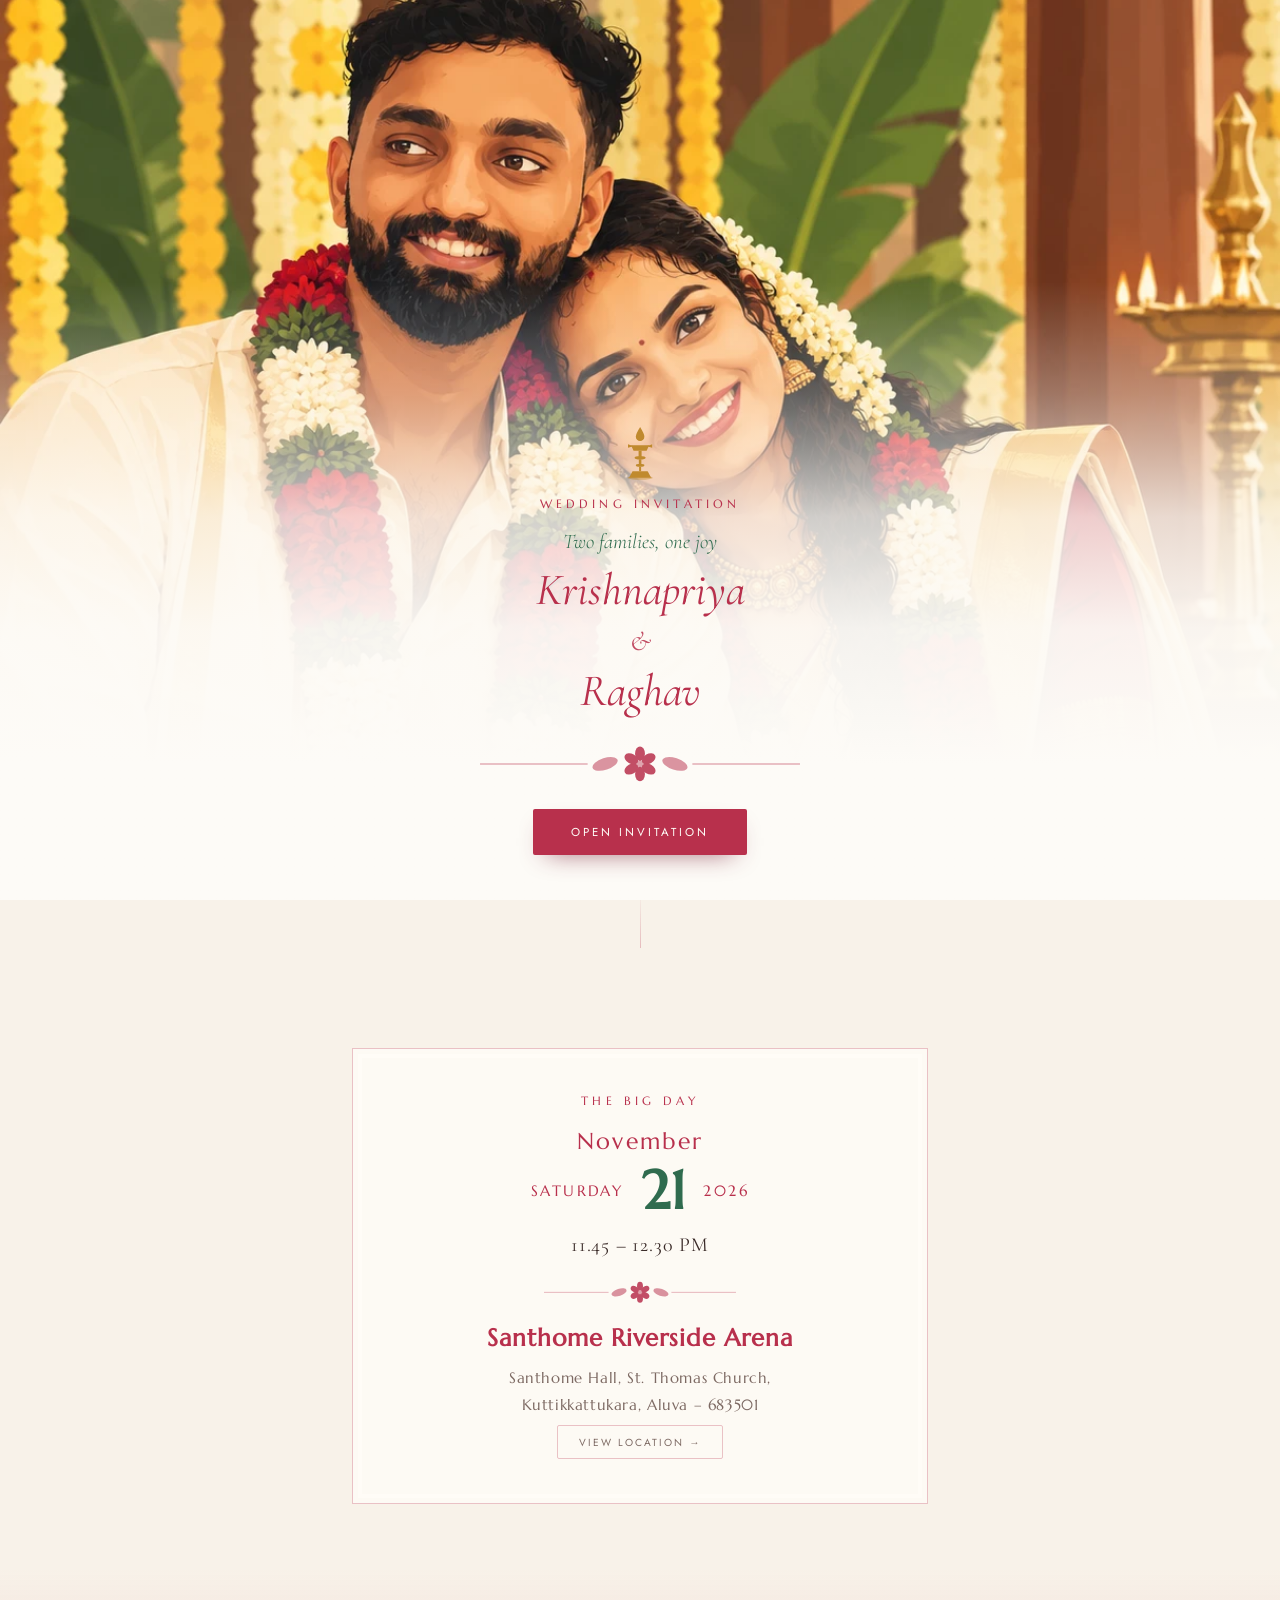
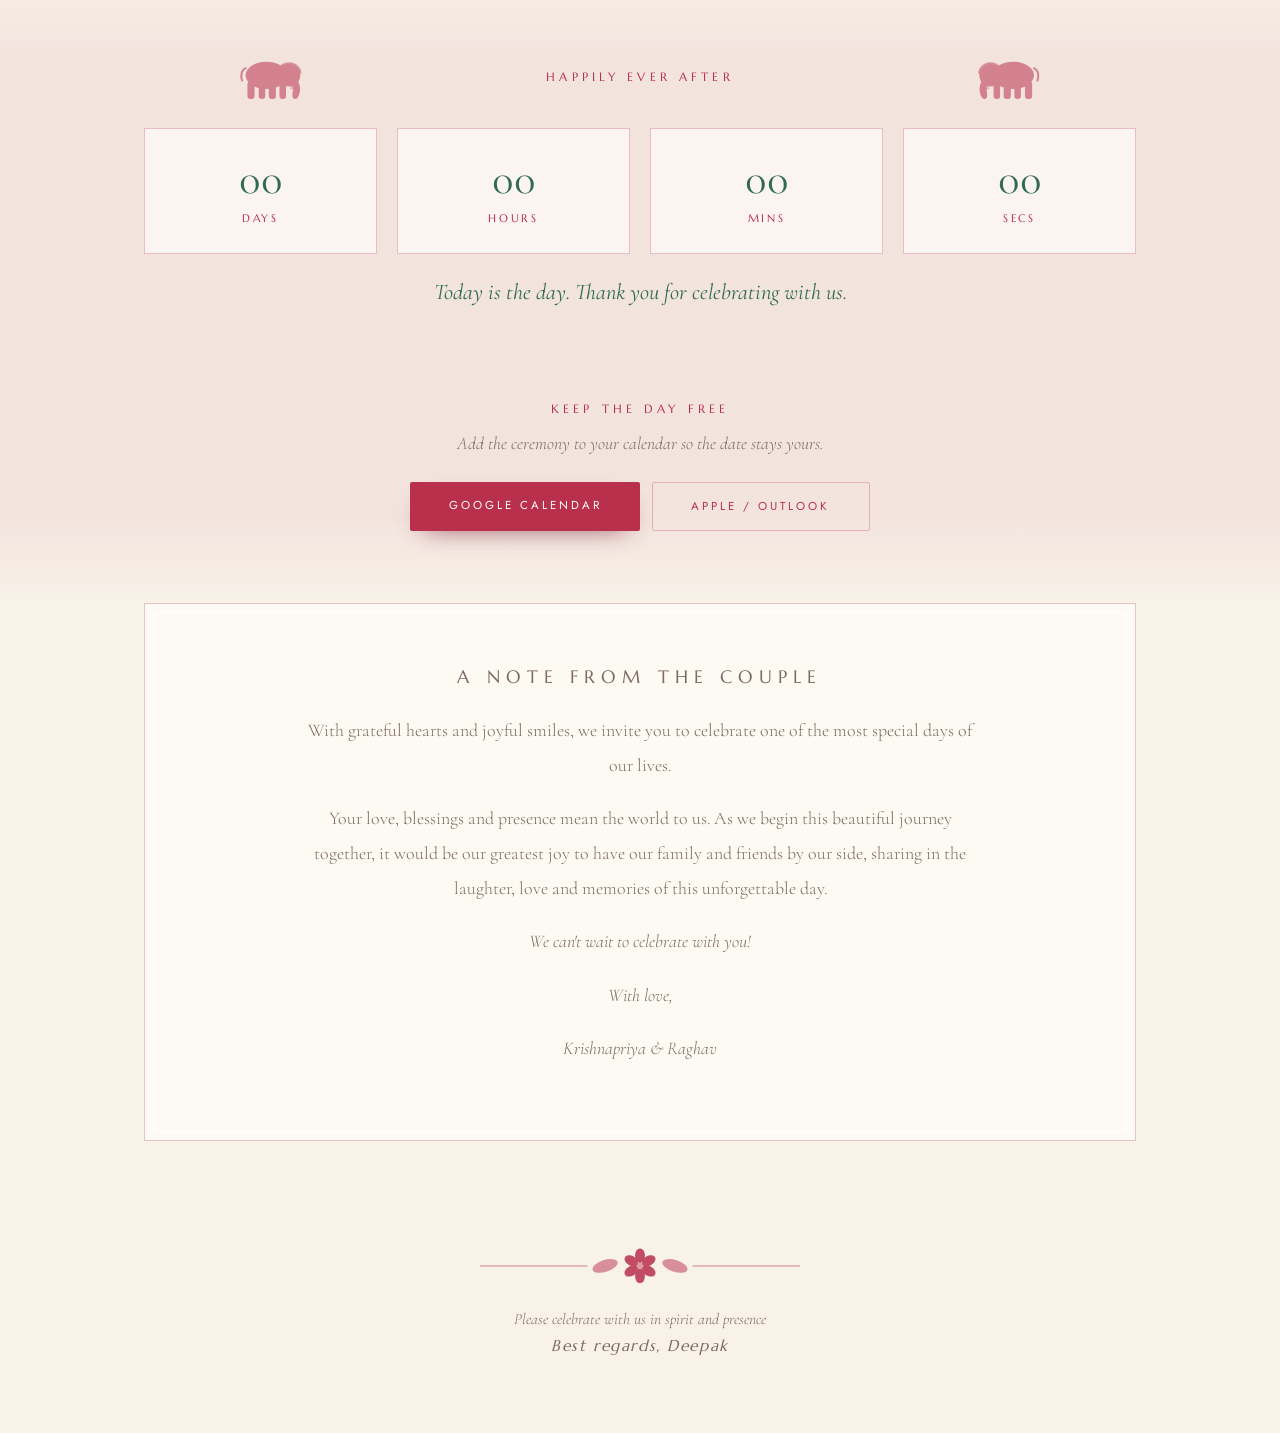
<file: wedding-bride-fdf694a962/index.html>
<!doctype html>
<html lang="en" data-theme="wedding">
<head>
<meta charset="utf-8" />
<meta name="viewport" content="width=device-width, initial-scale=1" />
<meta name="robots" content="noindex, nofollow" />

<!-- ══════════════════════════════════════════════════════════
     THE WEDDING CEREMONY — THE BRIDE'S SIDE · Sat 21 November 2026
     The same ceremony as the groom-side card, inviting from her
     family: her parents at the top, his below the names, and her
     side's regards at the foot. Share this link only with guests
     invited by her family. It links to no other page.
     ══════════════════════════════════════════════════════════ -->

<title>Krishnapriya &amp; Raghav — Wedding Invitation</title>
<meta name="description" content="Together with our families, we warmly invite you to celebrate the joyous occasion of our wedding ceremony on Saturday, 21 November 2026 at Santhome Riverside Arena, Aluva." />
<meta property="og:type" content="website" />
<meta property="og:title" content="Krishnapriya &amp; Raghav — Wedding Invitation" />
<meta property="og:description" content="Saturday, 21 November 2026 · 11.45 AM · Santhome Riverside Arena, Aluva." />
<meta property="og:image" content="/assets/img/couple-wedding.webp" />

<link rel="preconnect" href="https://fonts.googleapis.com" />
<link rel="preconnect" href="https://fonts.gstatic.com" crossorigin />
<link href="https://fonts.googleapis.com/css2?family=Marcellus&family=Cormorant+Garamond:ital,wght@0,300;0,400;0,500;0,600;1,300;1,400;1,500&family=Jost:wght@300;400;500&display=swap" rel="stylesheet" />
<link rel="stylesheet" href="../assets/css/styles.css" />
<link rel="icon" href="data:image/svg+xml,%3Csvg xmlns='http://www.w3.org/2000/svg' viewBox='0 0 100 100'%3E%3Ctext y='.9em' font-size='90'%3E%F0%9F%AA%94%3C/text%3E%3C/svg%3E" />
</head>
<body class="is-locked">

<!-- ══════════════════════════════════════════════════════════
     The motifs, drawn once here and reused wherever they are
     needed. Every shape is currentColor, so each one takes the
     colour of whatever it sits in.
     ══════════════════════════════════════════════════════════ -->
<svg class="sprite" aria-hidden="true" focusable="false">

  <!-- nilavilakku, the Kerala brass lamp -->
  <symbol id="m-lamp" viewBox="0 0 60 108">
    <path d="M30 2c5.5 9.5 8.5 15 8.5 19.5a8.5 8.5 0 0 1-17 0C21.5 17 24.5 11.5 30 2z"/>
    <path d="M30 11c2.8 5 4.3 8 4.3 10.2a4.3 4.3 0 0 1-8.6 0C25.7 19 27.2 16 30 11z" fill-opacity=".35"/>
    <path d="M12 38h36l-5 11H17z"/>
    <path d="M6 36l11 4-11 3z"/>
    <path d="M54 36l-11 4 11 3z"/>
    <path d="M27 49h6v12h-6z"/>
    <ellipse cx="30" cy="63" rx="11" ry="3.6"/>
    <path d="M27.5 66h5v10h-5z"/>
    <ellipse cx="30" cy="78" rx="8.5" ry="3"/>
    <path d="M28 81h4v9h-4z"/>
    <path d="M15 90h30l7 13H8z"/>
    <ellipse cx="30" cy="103" rx="25" ry="3.8" fill-opacity=".45"/>
  </symbol>

  <!-- a jasmine bloom between two leaves, used as a divider -->
  <symbol id="m-jasmine" viewBox="0 0 220 26">
    <path d="M0 13h74M146 13h74" stroke="currentColor" stroke-width="1" opacity=".45" fill="none"/>
    <ellipse cx="86" cy="13" rx="9" ry="4" transform="rotate(-18 86 13)" opacity=".6"/>
    <ellipse cx="134" cy="13" rx="9" ry="4" transform="rotate(18 134 13)" opacity=".6"/>
    <ellipse cx="110" cy="6" rx="3.4" ry="5"/>
    <ellipse cx="116" cy="9.5" rx="3.4" ry="5" transform="rotate(60 116 9.5)"/>
    <ellipse cx="116" cy="16.5" rx="3.4" ry="5" transform="rotate(120 116 16.5)"/>
    <ellipse cx="110" cy="20" rx="3.4" ry="5"/>
    <ellipse cx="104" cy="16.5" rx="3.4" ry="5" transform="rotate(60 104 16.5)"/>
    <ellipse cx="104" cy="9.5" rx="3.4" ry="5" transform="rotate(120 104 9.5)"/>
    <circle cx="110" cy="13" r="2.4" fill-opacity=".5"/>
  </symbol>

  <!-- temple elephant, wearing its nettipattam -->
  <symbol id="m-elephant" viewBox="0 0 124 94">
    <rect x="26" y="56" width="12" height="30" rx="5"/>
    <rect x="45" y="58" width="11" height="28" rx="5"/>
    <rect x="62" y="56" width="12" height="30" rx="5"/>
    <rect x="80" y="58" width="11" height="28" rx="5"/>
    <ellipse cx="58" cy="46" rx="35" ry="23"/>
    <path d="M23 34c-7 3-9 12-6 21" stroke="currentColor" stroke-width="3.4" fill="none" stroke-linecap="round"/>
    <circle cx="96" cy="46" r="19"/>
    <path d="M86 32c11-5 22 2 22 13s-10 17-19 14c4-9 4-20-3-27z" fill-opacity=".7"/>
    <path d="M110 54c6 9 6 21 1 29-2 4-8 4-9-1-1-7 2-13 1-19-1-5-4-7-6-8z"/>
    <path d="M100 62c7 2 12 7 13 13-5-4-10-6-15-6z" fill-opacity=".55"/>
    <path d="M96 24c12 0 21 9 21 19H75c0-10 9-19 21-19z" fill-opacity=".85"/>
    <circle cx="96" cy="33" r="3.4" fill-opacity=".45"/>
  </symbol>

</svg>

<!-- ══════════════ 1. the opening card ══════════════ -->
<!--
  The artwork lives here, full screen, where it can actually be
  looked at. The picture is named on this element, so swapping it
  is a one-line change. The path is root-absolute on purpose: a
  relative url() inside a custom property resolves against the
  stylesheet, not against this page.
-->
<div class="gate gate--photo" id="gate"
     style="--photo: url('/assets/img/couple-wedding.webp')">
  <div class="gate__veil">
    <svg class="motif motif--lamp"><use href="#m-lamp" /></svg>
    <p class="eyebrow">Wedding Invitation</p>
    <p class="script">Two families, one joy</p>
    <h1 class="gate__names">
      <span class="gate__name">Krishnapriya</span>
      <span class="gate__amp">&amp;</span>
      <span class="gate__name">Raghav</span>
    </h1>
    <svg class="motif motif--rule"><use href="#m-jasmine" /></svg>
    <button class="btn" id="openInvitation" type="button">Open Invitation</button>
  </div>
</div>

<div class="petals" id="petals" aria-hidden="true"></div>

<main class="page">

  <img class="garland" src="../assets/img/garland-wedding.svg" alt="" aria-hidden="true" />

  <!-- ══════════════ 2. the invitation ══════════════ -->
  <section class="hero reveal">
    <svg class="motif motif--lamp motif--lamp-lg"><use href="#m-lamp" /></svg>

    <p class="eyebrow">Wedding Ceremony</p>

    <p class="family">
      Mr. Rajesh P R &amp; Mrs S Deepa
      <span class="family__house">Deepukrishna (h), East Kadungalloor, Aluva</span>
    </p>

    <p class="invitation">
      Together with our families, we warmly invite you to celebrate
      the joyous occasion of our daughter's wedding ceremony.
    </p>

    <h2 class="couple">
      <span class="couple__name">Krishnapriya</span>
      <span class="couple__amp">&amp;</span>
      <span class="couple__name">Raghav</span>
    </h2>

    <svg class="motif motif--rule"><use href="#m-jasmine" /></svg>

    <p class="family">
      S/O Mr. Raju T R &amp; Mrs Jayashree CK
      <span class="family__house">Thazhathemalayil (h), Thodupuzha East P O</span>
    </p>

    <p class="hero__date">Saturday &bull; 21 November 2026</p>

    <a class="scroll-cue" href="#details" aria-label="Scroll to the details"><span></span></a>
  </section>

  <!-- ══════════════ 3. the day ══════════════ -->
  <section class="events" id="details">
    <div class="events__grid">
      <!--
        data-start / data-end are "YYYY-MM-DDTHH:MM" at the venue and
        data-tz is the venue's UTC offset. They drive the countdown and
        both calendar buttons, so keep them in step with the words below.
      -->
      <article class="card reveal"
               data-event
               data-countdown="true"
               data-title="Wedding of Krishnapriya &amp; Raghav"
               data-start="2026-11-21T11:45"
               data-end="2026-11-21T12:30"
               data-tz="+05:30"
               data-location="Santhome Riverside Arena, Santhome Hall, St. Thomas Church, Kuttikkattukara, Aluva 683501"
               data-map="https://www.google.com/maps/search/?api=1&amp;query=Santhome%20Riverside%20Arena%2C%20St.%20Thomas%20Church%2C%20Kuttikkattukara%2C%20Aluva%20683501">
        <p class="eyebrow">The Big Day</p>

        <p class="date-block">
          <span class="date-block__month">November</span>
          <span class="date-block__row">
            <span class="date-block__day">Saturday</span>
            <span class="date-block__num">21</span>
            <span class="date-block__year">2026</span>
          </span>
        </p>

        <p class="card__time">11.45 &ndash; 12.30 PM</p>

        <svg class="motif motif--rule motif--rule-sm"><use href="#m-jasmine" /></svg>

        <h3 class="card__venue">Santhome Riverside Arena</h3>
        <p class="card__address">
          Santhome Hall, St. Thomas Church,<br />
          Kuttikkattukara, Aluva &ndash; 683501
        </p>

        <a class="link" data-map-link target="_blank" rel="noopener">View Location &rarr;</a>
      </article>
    </div>
  </section>

  <div class="band">

    <!-- ══════════════ 4. countdown ══════════════ -->
    <section class="countdown reveal">
      <p class="tuskers">
        <svg class="motif motif--elephant"><use href="#m-elephant" /></svg>
        <span class="eyebrow">Happily Ever After</span>
        <svg class="motif motif--elephant motif--flip"><use href="#m-elephant" /></svg>
      </p>
      <div class="countdown__grid" id="countdownGrid" role="timer">
        <div class="unit"><span class="unit__num" data-days>00</span><span class="unit__label">Days</span></div>
        <div class="unit"><span class="unit__num" data-hours>00</span><span class="unit__label">Hours</span></div>
        <div class="unit"><span class="unit__num" data-mins>00</span><span class="unit__label">Mins</span></div>
        <div class="unit"><span class="unit__num" data-secs>00</span><span class="unit__label">Secs</span></div>
      </div>
      <p class="countdown__done" id="countdownDone" hidden>Today is the day. Thank you for celebrating with us.</p>
    </section>

    <!-- ══════════════ 5. add to calendar ══════════════ -->
    <section class="calendar reveal">
      <p class="eyebrow">Keep the Day Free</p>
      <p class="calendar__hint">Add the ceremony to your calendar so the date stays yours.</p>
      <div class="calendar__actions" id="calendarActions"></div>
    </section>

  </div>

  <!-- ══════════════ 6. a note from the couple ══════════════ -->
  <section class="note reveal">
    <div class="note__frame">
      <p class="eyebrow">A Note From the Couple</p>
      <p>With grateful hearts and joyful smiles, we invite you to celebrate one of
         the most special days of our lives.</p>
      <p>Your love, blessings and presence mean the world to us. As we begin this
         beautiful journey together, it would be our greatest joy to have our family
         and friends by our side, sharing in the laughter, love and memories of this
         unforgettable day.</p>
      <p class="note__accent">We can't wait to celebrate with you!</p>
      <p class="note__sign">With love,</p>
      <p class="note__couple">Krishnapriya &amp; Raghav</p>
    </div>
  </section>

  <footer class="footer">
    <svg class="motif motif--rule"><use href="#m-jasmine" /></svg>
    <p>Please celebrate with us in spirit and presence</p>
    <p class="footer__regards">Best regards, Deepak</p>
  </footer>

</main>

<script src="../assets/js/main.js"></script>
</body>
</html>
</file>
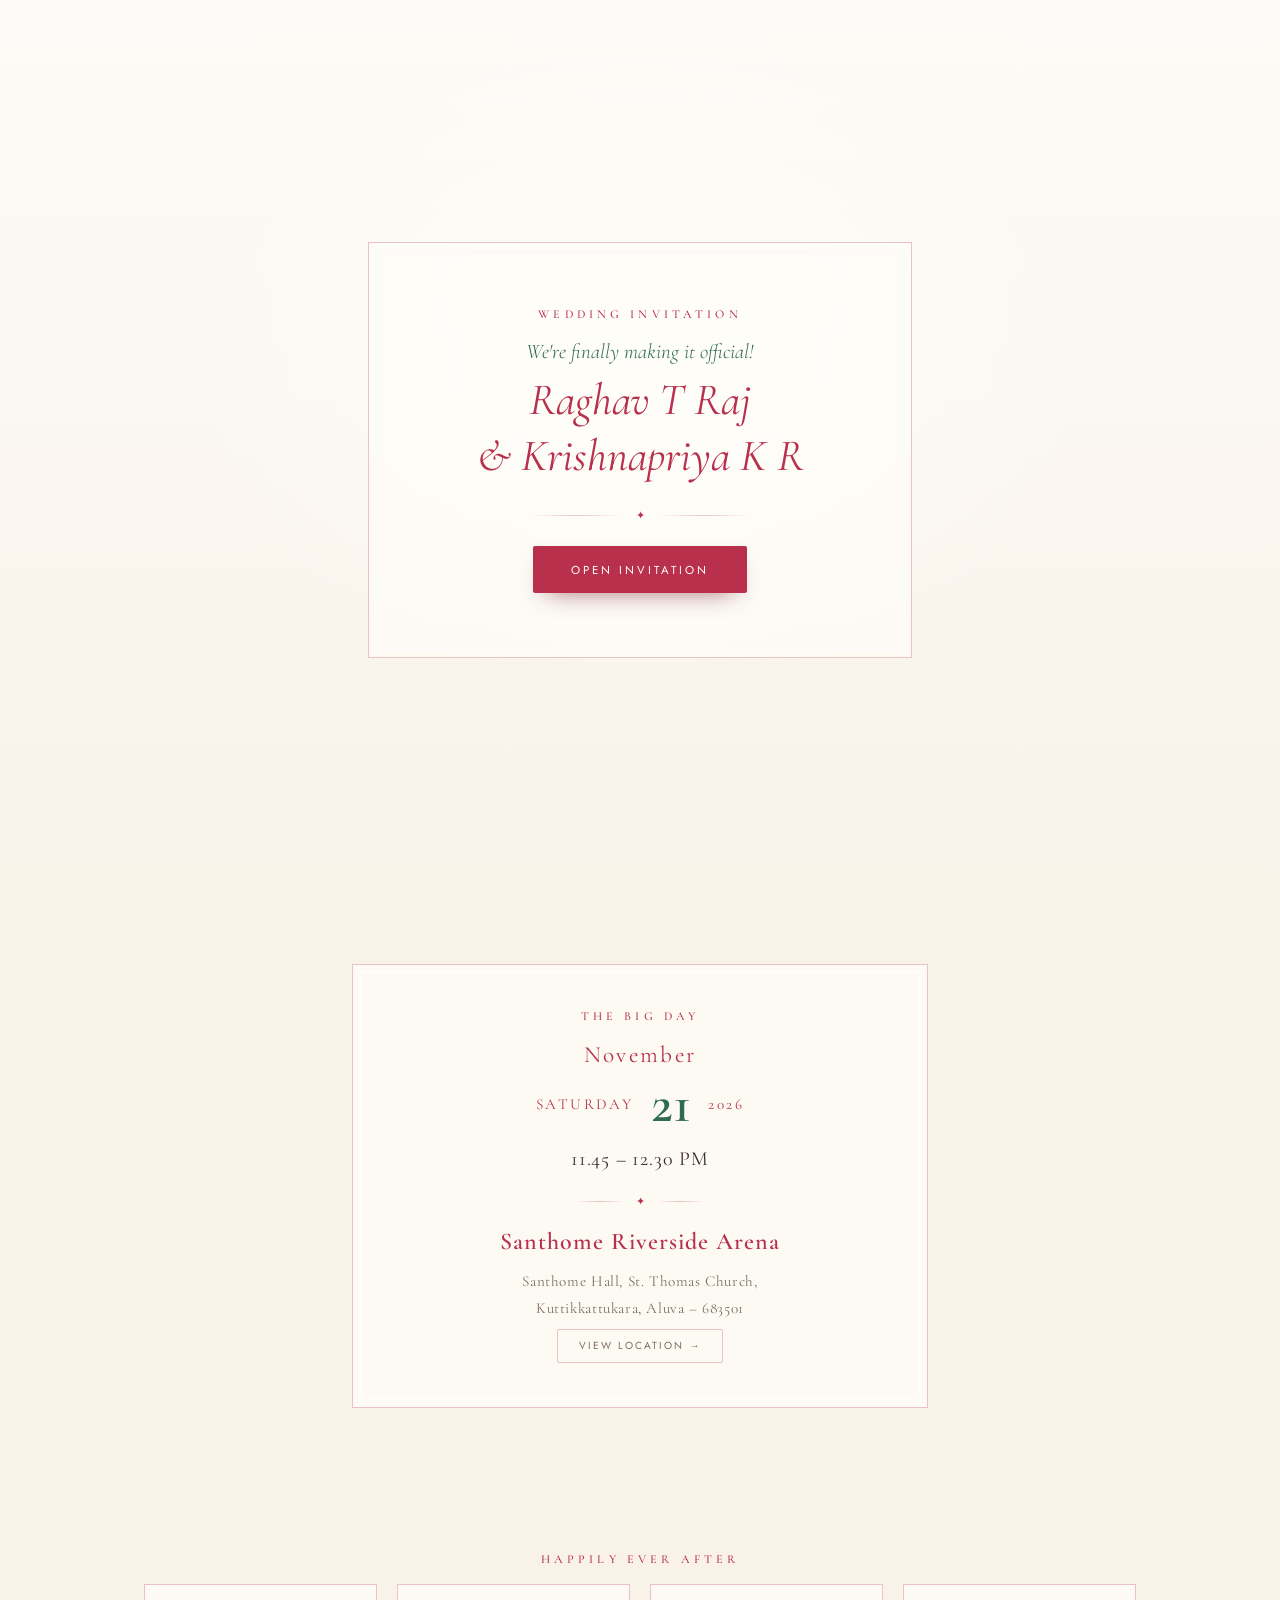
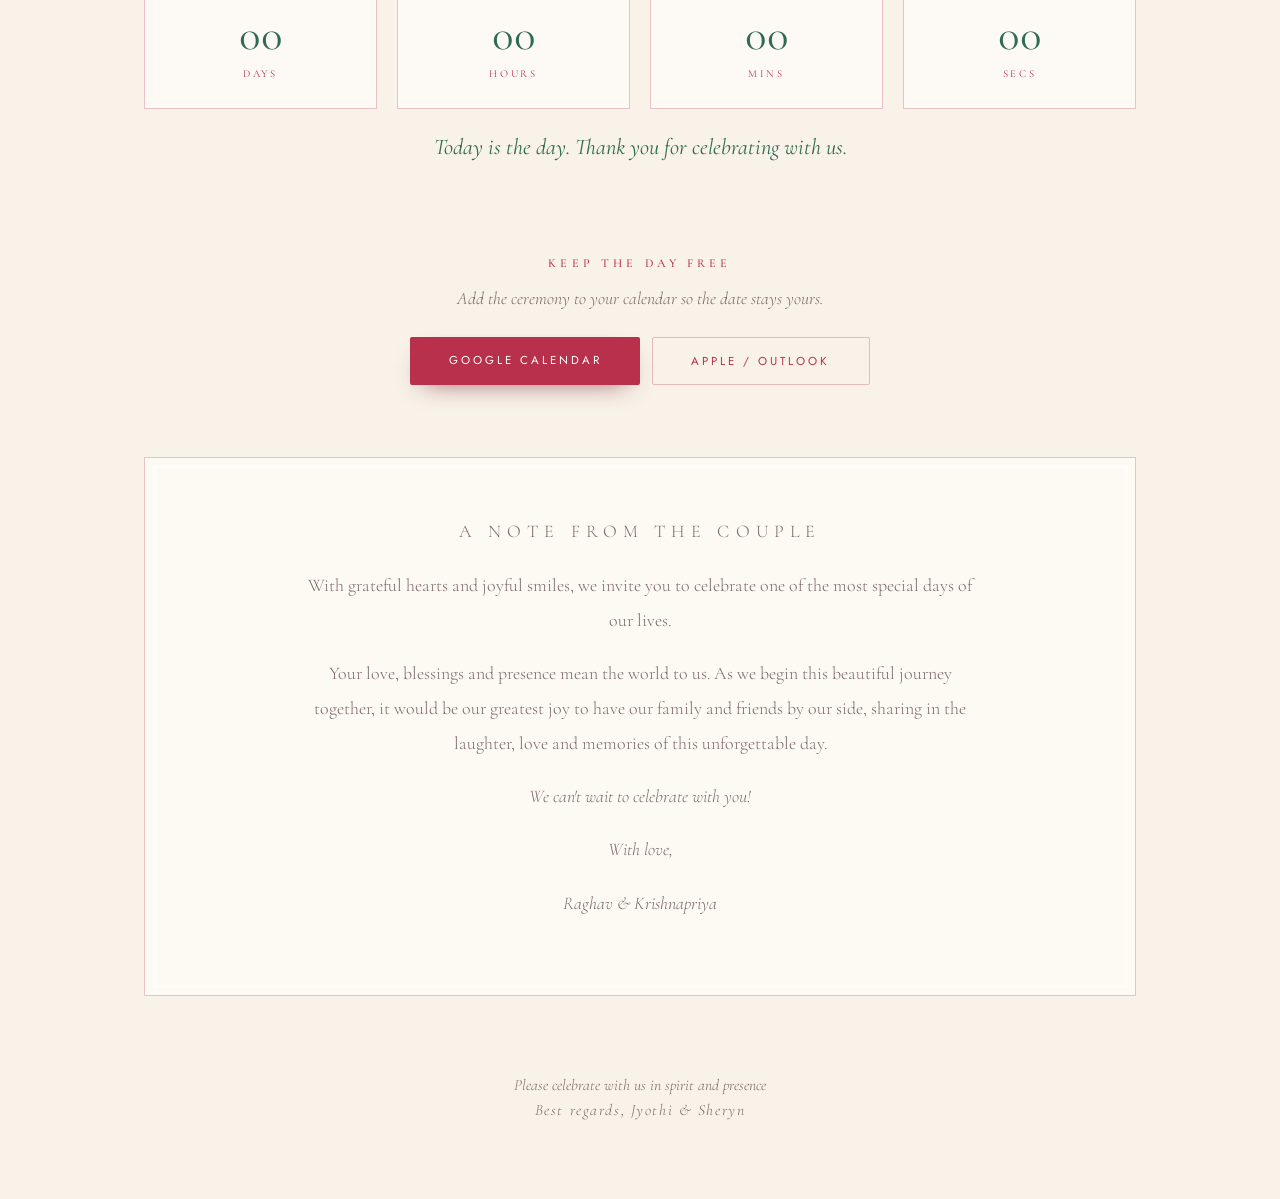
<file: wedding/index.html>
<!doctype html>
<html lang="en" data-theme="wedding">
<head>
<meta charset="utf-8" />
<meta name="viewport" content="width=device-width, initial-scale=1" />
<meta name="robots" content="noindex, nofollow" />

<!-- ══════════════════════════════════════════════════════════
     THE WEDDING CEREMONY · Saturday 21 November 2026
     Share this link only with guests invited to the wedding.
     It carries no link to the reception page.
     ══════════════════════════════════════════════════════════ -->

<title>Raghav &amp; Krishnapriya — Wedding Invitation</title>
<meta name="description" content="Together with our families, we warmly invite you to celebrate the joyous occasion of our wedding ceremony on Saturday, 21 November 2026 at Santhome Riverside Arena, Aluva." />
<meta property="og:type" content="website" />
<meta property="og:title" content="Raghav T Raj &amp; Krishnapriya K R — Wedding Invitation" />
<meta property="og:description" content="Saturday, 21 November 2026 · 11.45 AM · Santhome Riverside Arena, Aluva." />

<link rel="preconnect" href="https://fonts.googleapis.com" />
<link rel="preconnect" href="https://fonts.gstatic.com" crossorigin />
<link href="https://fonts.googleapis.com/css2?family=Cinzel:wght@400;500;600&family=Cormorant+Garamond:ital,wght@0,300;0,400;0,500;0,600;1,300;1,400;1,500&family=Jost:wght@300;400;500&display=swap" rel="stylesheet" />
<link rel="stylesheet" href="../assets/css/styles.css" />
<link rel="icon" href="data:image/svg+xml,%3Csvg xmlns='http://www.w3.org/2000/svg' viewBox='0 0 100 100'%3E%3Ctext y='.9em' font-size='90'%3E%F0%9F%92%90%3C/text%3E%3C/svg%3E" />
</head>
<body class="is-locked">

<!-- ── 1. the gate ─────────────────────────────────────── -->
<div class="gate" id="gate">
  <div class="gate__card">
    <p class="eyebrow">Wedding Invitation</p>
    <p class="script">We're finally making it official!</p>
    <h1 class="gate__names">Raghav T Raj<br />&amp; Krishnapriya K R</h1>
    <div class="rule"><span></span>&#10022;<span></span></div>
    <button class="btn" id="openInvitation" type="button">Open Invitation</button>
  </div>
</div>

<div class="petals" id="petals" aria-hidden="true"></div>

<main class="page">

  <!-- ── 2. the invitation ─────────────────────────────── -->
  <section class="hero reveal">
    <p class="eyebrow">Wedding Ceremony</p>

    <p class="family">
      Mr. Raju T R &amp; Mrs Jayashree CK
      <span class="family__house">Thazhathemalayil (h), Thodupuzha East P O</span>
    </p>

    <p class="invitation">
      Together with our families, we warmly invite you to celebrate
      the joyous occasion of our son's wedding ceremony.
    </p>

    <h2 class="couple">
      <span class="couple__name">Raghav T Raj</span>
      <span class="couple__amp">&amp;</span>
      <span class="couple__name">Krishnapriya K R</span>
    </h2>

    <div class="rule rule--wide"><span></span>&#10022;<span></span></div>

    <p class="family">
      D/O Mr. Rajesh P R &amp; Mrs S Deepa
      <span class="family__house">Deepukrishna (h), East Kadungalloor, Aluva</span>
    </p>

    <p class="hero__date">Saturday &bull; 21 November 2026</p>

    <a class="scroll-cue" href="#details" aria-label="Scroll to the details"><span></span></a>
  </section>

  <!-- ── 3. the day ────────────────────────────────────── -->
  <section class="events" id="details">
    <div class="events__grid">
      <!--
        data-start / data-end are "YYYY-MM-DDTHH:MM" at the venue and
        data-tz is the venue's UTC offset. They drive the countdown and
        both calendar buttons, so keep them in step with the words below.
      -->
      <article class="card reveal"
               data-event
               data-countdown="true"
               data-title="Wedding of Raghav T Raj &amp; Krishnapriya K R"
               data-start="2026-11-21T11:45"
               data-end="2026-11-21T12:30"
               data-tz="+05:30"
               data-location="Santhome Riverside Arena, Santhome Hall, St. Thomas Church, Kuttikkattukara, Aluva 683501"
               data-map="https://www.google.com/maps/search/?api=1&amp;query=Santhome%20Riverside%20Arena%2C%20St.%20Thomas%20Church%2C%20Kuttikkattukara%2C%20Aluva%20683501">
        <p class="eyebrow">The Big Day</p>

        <p class="date-block">
          <span class="date-block__month">November</span>
          <span class="date-block__row">
            <span class="date-block__day">Saturday</span>
            <span class="date-block__num">21</span>
            <span class="date-block__year">2026</span>
          </span>
        </p>

        <p class="card__time">11.45 &ndash; 12.30 PM</p>

        <div class="rule rule--sm"><span></span>&#10022;<span></span></div>

        <h3 class="card__venue">Santhome Riverside Arena</h3>
        <p class="card__address">
          Santhome Hall, St. Thomas Church,<br />
          Kuttikkattukara, Aluva &ndash; 683501
        </p>

        <a class="link" data-map-link target="_blank" rel="noopener">View Location &rarr;</a>
      </article>
    </div>
  </section>

  <!-- ── 4. countdown ──────────────────────────────────── -->
  <section class="countdown reveal">
    <p class="eyebrow">Happily Ever After</p>
    <div class="countdown__grid" id="countdownGrid" role="timer">
      <div class="unit"><span class="unit__num" data-days>00</span><span class="unit__label">Days</span></div>
      <div class="unit"><span class="unit__num" data-hours>00</span><span class="unit__label">Hours</span></div>
      <div class="unit"><span class="unit__num" data-mins>00</span><span class="unit__label">Mins</span></div>
      <div class="unit"><span class="unit__num" data-secs>00</span><span class="unit__label">Secs</span></div>
    </div>
    <p class="countdown__done" id="countdownDone" hidden>Today is the day. Thank you for celebrating with us.</p>
  </section>

  <!-- ── 5. add to calendar ────────────────────────────── -->
  <section class="calendar reveal">
    <p class="eyebrow">Keep the Day Free</p>
    <p class="calendar__hint">Add the ceremony to your calendar so the date stays yours.</p>
    <div class="calendar__actions" id="calendarActions"></div>
  </section>

  <!-- ── 6. a note from the couple ─────────────────────── -->
  <section class="note reveal">
    <div class="note__frame">
      <p class="eyebrow">A Note From the Couple</p>
      <p>With grateful hearts and joyful smiles, we invite you to celebrate one of
         the most special days of our lives.</p>
      <p>Your love, blessings and presence mean the world to us. As we begin this
         beautiful journey together, it would be our greatest joy to have our family
         and friends by our side, sharing in the laughter, love and memories of this
         unforgettable day.</p>
      <p class="note__accent">We can't wait to celebrate with you!</p>
      <p class="note__sign">With love,</p>
      <p class="note__couple">Raghav &amp; Krishnapriya</p>
    </div>
  </section>

  <footer class="footer">
    <p>Please celebrate with us in spirit and presence</p>
    <p class="footer__regards">Best regards, Jyothi &amp; Sheryn</p>
  </footer>

</main>

<script src="../assets/js/main.js"></script>
</body>
</html>
</file>
<file: assets/css/styles.css>
/* ══════════════════════════════════════════════════════════
   Raghav & Krishnapriya — shared stylesheet.

   One layout system, two palettes, matched to the printed
   cards: crimson and deep green on cream. The palette is
   chosen by `data-theme` on <html>:

       data-theme="wedding"    coral-marigold accents
       data-theme="reception"  blush-rose accents
   ══════════════════════════════════════════════════════════ */

:root {
  --cream:     #fdfbf7;
  --cream-2:   #f8f2e9;
  --cream-3:   #f3ead9;
  --wash-1:    #fffdf9;
  --wash-2:    #fbf3ea;
  --wash-3:    #f5ebdc;

  --ink:       #3a2b28;
  --muted:     #7d6a63;
  --crimson:   #b8304c;
  --crimson-d: #99263e;
  --green:     #2f6b4e;
  --petal:     #e8604f;
  --gold-lamp: #c08a2e;
  --line:      rgba(184, 48, 76, .28);

  --display: "Marcellus", "Cormorant Garamond", Georgia, serif;
  --serif:   "Cormorant Garamond", Georgia, "Times New Roman", serif;
  --sans:    "Jost", "Helvetica Neue", Arial, sans-serif;

  --measure: 62rem;
  --ease: cubic-bezier(.22, .61, .36, 1);

  /* A tiny tiled noise field, inline so the page stays one request. */
  --grain: url("data:image/svg+xml,%3Csvg xmlns='http://www.w3.org/2000/svg' width='180' height='180'%3E%3Cfilter id='n'%3E%3CfeTurbulence type='fractalNoise' baseFrequency='.85' numOctaves='3'/%3E%3C/filter%3E%3Crect width='100%25' height='100%25' filter='url(%23n)' opacity='.2'/%3E%3C/svg%3E");
}

/* The reception runs into the evening and finishes with a DJ, so its
   palette is dusk rather than daylight: a deep plum page lit by the
   colours a dance floor throws. Every token the layout already uses is
   redefined here, which is why the same markup comes out dark. */
[data-theme="reception"] {
  --cream:   #1b1030;
  --cream-2: #241640;
  --cream-3: #2c1a4d;
  --wash-1:  #35215c;
  --wash-2:  #3d2059;
  --wash-3:  #291748;

  --ink:       #f7effd;
  --muted:     #c5b4de;
  --crimson:   #ff4f93;
  --crimson-d: #ff82b4;
  --green:     #45e0c8;
  --petal:     #ffc24d;
  --gold-lamp: #ffc24d;
  --line:      rgba(255, 79, 147, .38);
}

*, *::before, *::after { box-sizing: border-box; }

html { scroll-behavior: smooth; }

body {
  margin: 0;
  min-height: 100dvh;
  font-family: var(--serif);
  color: var(--ink);
  background: var(--cream-2);
  -webkit-font-smoothing: antialiased;
  text-rendering: optimizeLegibility;
}

/* Cream wash plus a faint grain, so large flat areas never
   read as plain white. */
body::before {
  content: "";
  position: fixed;
  inset: 0;
  z-index: -2;
  background:
    radial-gradient(60rem 40rem at 15% -10%, var(--wash-1) 0%, transparent 60%),
    radial-gradient(50rem 40rem at 90% 8%, var(--wash-2) 0%, transparent 55%),
    radial-gradient(70rem 50rem at 50% 110%, var(--wash-3) 0%, transparent 60%),
    linear-gradient(180deg, var(--cream), var(--cream-2) 55%, var(--cream-3));
}

body::after {
  content: "";
  position: fixed;
  inset: 0;
  z-index: -1;
  opacity: .25;
  pointer-events: none;
  background-image: var(--grain);
}

body.is-locked { overflow: hidden; }

/* ── shared type ───────────────────────────────────────── */

.eyebrow {
  margin: 0 0 1.1rem;
  font-family: var(--display);
  font-weight: 500;
  font-size: clamp(.64rem, 1.6vw, .76rem);
  letter-spacing: .34em;
  text-transform: uppercase;
  color: var(--crimson);
}

.script {
  margin: 0 0 .6rem;
  font-family: var(--serif);
  font-style: italic;
  font-size: clamp(1.05rem, 3vw, 1.3rem);
  font-weight: 300;
  color: var(--green);
}

.rule {
  display: flex;
  align-items: center;
  justify-content: center;
  gap: .75rem;
  margin: 1.5rem auto;
  max-width: 14rem;
  color: var(--crimson);
  font-size: .7rem;
}

.rule span {
  flex: 1;
  height: 1px;
  background: linear-gradient(90deg, transparent, var(--line), transparent);
}

.rule--wide { max-width: 22rem; }
.rule--sm   { max-width: 8rem; margin: 1.1rem auto; }

.btn {
  display: inline-block;
  padding: .95rem 2.4rem;
  border: 0;
  border-radius: 2px;
  background: var(--crimson);
  color: #fffdf8;
  font-family: var(--sans);
  font-size: .72rem;
  font-weight: 400;
  letter-spacing: .26em;
  text-transform: uppercase;
  text-decoration: none;
  cursor: pointer;
  box-shadow: 0 10px 26px -14px rgba(120, 30, 50, .85);
  transition: background .35s var(--ease), transform .35s var(--ease), box-shadow .35s var(--ease);
}

.btn:hover, .btn:focus-visible {
  background: var(--crimson-d);
  transform: translateY(-2px);
  box-shadow: 0 16px 34px -16px rgba(120, 30, 50, .9);
}

.btn--ghost {
  background: transparent;
  color: var(--crimson);
  border: 1px solid var(--line);
  box-shadow: none;
}

.btn--ghost:hover, .btn--ghost:focus-visible {
  background: color-mix(in srgb, var(--crimson) 10%, transparent);
  color: var(--crimson-d);
  box-shadow: none;
}

:focus-visible { outline: 2px solid var(--crimson); outline-offset: 3px; }

.link {
  display: inline-block;
  margin-top: .4rem;
  padding: .55rem 1.3rem;
  border: 1px solid var(--line);
  border-radius: 2px;
  font-family: var(--sans);
  font-size: .64rem;
  letter-spacing: .2em;
  text-transform: uppercase;
  color: var(--muted);
  text-decoration: none;
  transition: background .3s var(--ease), color .3s var(--ease), border-color .3s var(--ease);
}

.link:hover, .link:focus-visible {
  background: color-mix(in srgb, var(--crimson) 10%, transparent);
  border-color: var(--crimson);
  color: var(--crimson-d);
}

/* ── family and couple blocks ──────────────────────────── */

.family {
  margin: 0;
  font-family: var(--display);
  font-size: clamp(.95rem, 2.6vw, 1.2rem);
  font-weight: 400;
  line-height: 1.6;
  letter-spacing: .04em;
  color: var(--crimson);
}

.family__house {
  display: block;
  margin-top: .3rem;
  font-family: var(--serif);
  font-size: clamp(.88rem, 2.2vw, 1rem);
  font-weight: 300;
  letter-spacing: .02em;
  color: var(--muted);
}

.invitation {
  max-width: 34rem;
  margin: 1.75rem auto;
  font-family: var(--display);
  font-size: clamp(.82rem, 2.1vw, .95rem);
  font-weight: 400;
  line-height: 2;
  letter-spacing: .06em;
  color: var(--green);
}

.couple {
  margin: 0;
  display: flex;
  flex-direction: column;
  align-items: center;
  gap: .1rem;
  font-family: var(--serif);
  font-style: italic;
  font-weight: 400;
  line-height: 1.15;
  color: var(--crimson);
}

.couple__name { font-size: clamp(2.3rem, 9vw, 4.2rem); }

.couple__amp {
  font-size: clamp(1.5rem, 5vw, 2.4rem);
  line-height: 1.4;
  color: var(--crimson);
  opacity: .85;
}

/* ── 1. the gate ───────────────────────────────────────── */

.gate {
  position: fixed;
  inset: 0;
  z-index: 40;
  display: grid;
  place-items: center;
  padding: 1.25rem;
  background:
    radial-gradient(40rem 30rem at 50% 40%, var(--wash-1) 0%, transparent 70%),
    linear-gradient(180deg, var(--cream), var(--cream-2));
  transition: opacity .9s var(--ease), visibility .9s;
}

.gate.is-open { opacity: 0; visibility: hidden; }

/* The script sets [hidden] once the fade is done. Say it here too:
   the display on .gate--photo would otherwise outrank the browser's
   own [hidden] rule and leave the element in the layout. */
.gate[hidden] { display: none; }

.gate__card {
  width: min(34rem, 100%);
  padding: clamp(2.5rem, 7vw, 4rem) clamp(1.5rem, 5vw, 3rem);
  text-align: center;
  border: 1px solid var(--line);
  outline: 5px solid var(--cream);
  outline-offset: -12px;
  background: color-mix(in srgb, var(--wash-1) 62%, transparent);
  backdrop-filter: blur(2px);
  animation: rise 1.1s var(--ease) both;
}

/* The two names stack, with whatever joins them centred on its own
   line — never tucked against the second name. */
.gate__names {
  margin: .4rem 0 0;
  display: flex;
  flex-direction: column;
  align-items: center;
  font-family: var(--serif);
  font-style: italic;
  font-weight: 400;
  font-size: clamp(1.9rem, 7vw, 2.8rem);
  line-height: 1.25;
  color: var(--crimson);
}

.gate__amp {
  font-size: .62em;
  line-height: 1.6;
  opacity: .85;
}


/* The opening card carrying the artwork full screen.
   The picture is named on the element itself, as --photo, so
   changing it never means touching this file. */
.gate--photo {
  display: grid;
  grid-template-rows: 1fr auto;
  place-items: stretch;
  padding: 0;
  background: var(--cream);
  overflow-y: auto;
}

.gate--photo::before {
  content: "";
  position: absolute;
  inset: 0;
  background-image: var(--photo);
  background-size: cover;
  /* Both pictures put the couple in their upper third. On a wide screen
     a tall portrait has to scale up a long way to cover, which drops their
     faces towards the veil — holding the frame at 20% keeps them above it. */
  background-position: center 20%;
  background-repeat: no-repeat;
}

/* On a screen wider than it is tall, covering with a tall portrait means
   scaling it so far that the couple fills the frame and the veil ends up
   across their faces. Fit it by height instead and let the page's own
   colour hold the sides — the picture stays whole, and they stay clear.
   A near-square picture still crops well and keeps cover, so only a tall
   one opts in, with .gate--tall. */
@media (min-aspect-ratio: 1/1) {
  .gate--tall::before {
    background-size: auto 116%;
    background-position: center top;
  }

  .gate__veil { padding-top: clamp(2.5rem, 7vh, 4.5rem); }
}

/* The veil sits under them, never across them. It is mixed from the
   page's own base colour, so it comes out cream on the wedding and
   plum on the reception without either page saying so. */
.gate__veil {
  position: relative;
  grid-row: 2;
  padding: clamp(5rem, 16vh, 9rem) 1.5rem clamp(2rem, 5vh, 3rem);
  text-align: center;
  background: linear-gradient(
    180deg,
    color-mix(in srgb, var(--cream) 0%,  transparent) 0%,
    color-mix(in srgb, var(--cream) 32%, transparent) 18%,
    color-mix(in srgb, var(--cream) 80%, transparent) 38%,
    color-mix(in srgb, var(--cream) 96%, transparent) 56%,
    var(--cream) 78%
  );
}

.gate__veil .gate__names { margin-top: .1rem; }

/* ── motifs ────────────────────────────────────────────── */

/* The sprite itself is never drawn; only its symbols are used. */
.sprite {
  position: absolute;
  width: 0;
  height: 0;
  overflow: hidden;
}

.motif {
  display: block;
  margin: 0 auto;
  fill: currentColor;
  color: var(--crimson);
}

.motif--lamp {
  width: auto;
  height: clamp(2.6rem, 7vw, 3.4rem);
  aspect-ratio: 60 / 108;
  color: var(--gold-lamp, #c08a2e);
  margin-bottom: 1rem;
}

.motif--lamp-lg { height: clamp(3.4rem, 9vw, 4.6rem); }

.motif--ball {
  width: auto;
  height: clamp(3.2rem, 9vw, 4.2rem);
  aspect-ratio: 64 / 88;
  color: #9fc4e4;
  margin-bottom: 1rem;
}

.motif--rule {
  width: min(20rem, 72%);
  height: auto;
  aspect-ratio: 220 / 26;
  margin: 1.6rem auto;
  color: var(--crimson);
  opacity: .85;
}

.motif--rule-sm {
  width: min(12rem, 60%);
  margin: 1.1rem auto;
}

.motif--elephant {
  width: clamp(3.2rem, 9vw, 4.6rem);
  height: auto;
  aspect-ratio: 124 / 94;
  color: var(--crimson);
  opacity: .55;
}

.motif--flip { transform: scaleX(-1); }

/* The pair of tuskers standing either side of the heading. */
.tuskers {
  display: flex;
  align-items: center;
  justify-content: center;
  gap: clamp(.75rem, 3vw, 1.75rem);
  margin: 0 0 1.5rem;
}

.tuskers .eyebrow { margin: 0; }


/* ── 2. hero ───────────────────────────────────────────── */

.page { position: relative; z-index: 1; }

.hero {
  position: relative;
  min-height: 100dvh;
  display: flex;
  flex-direction: column;
  align-items: center;
  justify-content: center;
  /* the top padding clears the hanging garland */
  padding: clamp(7rem, 14vw, 10rem) 1.25rem 6rem;
  text-align: center;
}

.hero__date {
  margin-top: 2.25rem;
  font-family: var(--display);
  font-size: clamp(.72rem, 2vw, .86rem);
  letter-spacing: .3em;
  text-transform: uppercase;
  color: var(--ink);
}

.scroll-cue {
  position: absolute;
  bottom: 2.25rem;
  width: 1px;
  height: 3.5rem;
  background: linear-gradient(180deg, transparent, var(--line));
}

.scroll-cue span {
  position: absolute;
  left: 50%;
  width: 5px;
  height: 5px;
  margin-left: -2.5px;
  border-radius: 50%;
  background: var(--crimson);
  animation: drop 2.4s var(--ease) infinite;
}

/* ── 3. event card ─────────────────────────────────────── */

.events { padding: clamp(2rem, 6vw, 4rem) 1.25rem; }

.events__grid {
  max-width: 36rem;
  margin: 0 auto;
}

.card {
  padding: clamp(1.75rem, 4vw, 2.75rem) clamp(1.25rem, 3vw, 2rem);
  text-align: center;
  background: color-mix(in srgb, var(--wash-1) 74%, transparent);
  border: 1px solid var(--line);
  outline: 4px solid color-mix(in srgb, var(--wash-1) 74%, transparent);
  outline-offset: -10px;
  backdrop-filter: blur(2px);
  transition: transform .5s var(--ease), box-shadow .5s var(--ease);
}

.card:hover {
  transform: translateY(-4px);
  box-shadow: 0 24px 48px -32px rgba(120, 30, 50, .45);
}

/* The big date, set like the printed card: month above,
   numeral flanked by the weekday and the year. */
.date-block {
  margin: 0 0 1rem;
  font-family: var(--display);
  color: var(--crimson);
}

.date-block__month {
  display: block;
  font-size: clamp(1.1rem, 3.4vw, 1.45rem);
  letter-spacing: .1em;
}

.date-block__row {
  display: flex;
  align-items: center;
  justify-content: center;
  gap: clamp(.6rem, 2.5vw, 1.1rem);
  margin-top: .5rem;
}

.date-block__day,
.date-block__year {
  font-size: clamp(.8rem, 2.2vw, .95rem);
  letter-spacing: .16em;
  text-transform: uppercase;
}

.date-block__num {
  font-size: clamp(2.4rem, 9vw, 3.4rem);
  font-weight: 600;
  line-height: 1;
  color: var(--green);
}

.card__time {
  margin: 0 0 1.5rem;
  font-family: var(--serif);
  font-size: clamp(1.05rem, 3vw, 1.25rem);
  letter-spacing: .04em;
  color: var(--ink);
}

.card__venue {
  margin: 0;
  font-family: var(--display);
  font-weight: 600;
  font-size: clamp(1.15rem, 3.4vw, 1.5rem);
  letter-spacing: .04em;
  line-height: 1.35;
  color: var(--crimson);
}

.card__address {
  margin: .6rem auto 0;
  max-width: 24rem;
  font-family: var(--display);
  font-size: clamp(.82rem, 2.2vw, .95rem);
  font-weight: 400;
  line-height: 1.8;
  letter-spacing: .04em;
  color: var(--muted);
}

/* ── 4. countdown ──────────────────────────────────────── */

.countdown {
  padding: clamp(3rem, 8vw, 5rem) 1.25rem clamp(2rem, 5vw, 3rem);
  text-align: center;
}

.countdown__grid {
  max-width: var(--measure);
  margin: 0 auto;
  display: grid;
  gap: clamp(.6rem, 2vw, 1.25rem);
  grid-template-columns: repeat(4, 1fr);
}

.unit {
  padding: clamp(1rem, 3vw, 1.75rem) .4rem;
  background: color-mix(in srgb, var(--wash-1) 68%, transparent);
  border: 1px solid var(--line);
}

.unit__num {
  display: block;
  font-size: clamp(1.7rem, 6vw, 2.75rem);
  font-weight: 400;
  font-variant-numeric: tabular-nums;
  line-height: 1;
  color: var(--green);
}

.unit__label {
  display: block;
  margin-top: .65rem;
  font-family: var(--display);
  font-size: clamp(.55rem, 1.6vw, .66rem);
  letter-spacing: .26em;
  text-transform: uppercase;
  color: var(--crimson);
}

.countdown__done {
  max-width: 30rem;
  margin: 1.5rem auto 0;
  font-style: italic;
  font-size: clamp(1.1rem, 3.4vw, 1.4rem);
  color: var(--green);
}

/* ── 5. add to calendar ────────────────────────────────── */

.calendar {
  padding: clamp(2rem, 5vw, 3rem) 1.25rem clamp(3rem, 7vw, 4.5rem);
  text-align: center;
}

.calendar__hint {
  max-width: 30rem;
  margin: 0 auto 1.75rem;
  font-style: italic;
  font-weight: 300;
  font-size: clamp(1rem, 2.4vw, 1.1rem);
  color: var(--muted);
}

.calendar__actions {
  display: flex;
  flex-wrap: wrap;
  gap: .75rem;
  justify-content: center;
}

/* ── 6. note from the couple ───────────────────────────── */

.note { padding: 0 1.25rem clamp(3rem, 8vw, 5rem); }

.note__frame {
  max-width: var(--measure);
  margin: 0 auto;
  padding: clamp(2rem, 6vw, 3.5rem) clamp(1.5rem, 5vw, 4rem);
  text-align: center;
  background: color-mix(in srgb, var(--wash-1) 72%, transparent);
  border: 1px solid var(--line);
  outline: 4px solid color-mix(in srgb, var(--wash-1) 72%, transparent);
  outline-offset: -12px;
  backdrop-filter: blur(2px);
}

.note__frame p {
  max-width: 42rem;
  margin: 0 auto 1.15rem;
  font-size: clamp(1rem, 2.3vw, 1.12rem);
  font-weight: 300;
  line-height: 1.95;
  color: var(--muted);
}

.note__accent {
  font-style: italic;
  color: var(--green);
}

.note__sign {
  margin-top: 2rem;
  font-style: italic;
}

.note__couple {
  margin-bottom: 0;
  font-family: var(--serif);
  font-style: italic;
  font-size: clamp(1.4rem, 5vw, 1.9rem);
  color: var(--crimson);
}

.footer {
  padding: 0 1.25rem clamp(3rem, 7vw, 4.5rem);
  text-align: center;
}

.footer p {
  margin: 0 0 .4rem;
  font-style: italic;
  font-weight: 300;
  font-size: .98rem;
  color: var(--muted);
}

.footer__regards {
  font-family: var(--display);
  font-style: normal;
  letter-spacing: .1em;
  color: var(--crimson);
}

/* ── the neutral root page ─────────────────────────────── */

.holding {
  min-height: 100dvh;
  display: grid;
  place-items: center;
  padding: 1.25rem;
  text-align: center;
}

.holding__card {
  width: min(32rem, 100%);
  padding: clamp(2.5rem, 7vw, 4rem) clamp(1.5rem, 5vw, 3rem);
  border: 1px solid var(--line);
  outline: 5px solid var(--cream);
  outline-offset: -12px;
  background: color-mix(in srgb, var(--wash-1) 62%, transparent);
  animation: rise 1.1s var(--ease) both;
}

.holding__names {
  margin: .4rem 0 0;
  display: flex;
  flex-direction: column;
  align-items: center;
  font-family: var(--serif);
  font-style: italic;
  font-weight: 400;
  font-size: clamp(1.9rem, 7vw, 2.6rem);
  line-height: 1.25;
  color: var(--crimson);
}

.holding__hint {
  max-width: 24rem;
  margin: 0 auto;
  font-style: italic;
  font-weight: 300;
  line-height: 1.8;
  color: var(--muted);
}

/* ── illustration and colour ───────────────────────────── */

/* Hanging flowers across the very top, as on the printed card.
   It stretches to any width and is purely decorative. */
.garland {
  position: absolute;
  top: 0;
  left: 0;
  width: 100%;
  height: clamp(5rem, 11vw, 8.5rem);
  object-fit: cover;
  object-position: top center;
  pointer-events: none;
  z-index: 3;
  opacity: .9;
}

.portrait {
  padding: clamp(1rem, 3vw, 2rem) 1.25rem clamp(1.5rem, 4vw, 2.5rem);
  text-align: center;
}

.portrait img {
  display: block;
  width: min(23rem, 74vw);
  height: auto;
  margin: 0 auto;
}

/* A soft wash of the page's own colour behind the countdown and
   the calendar buttons, so the middle of the page is not all cream. */
.band {
  background:
    linear-gradient(180deg,
      transparent,
      color-mix(in srgb, var(--crimson) 7%, transparent) 14%,
      color-mix(in srgb, var(--crimson) 7%, transparent) 86%,
      transparent);
}

/* ── the reception's evening ───────────────────────────── */

/* The grain reads as dust on a dark page, so ease it off. */
[data-theme="reception"] body::after { opacity: .14; }

/* Dark ink on the bright button, and a glow where a shadow would
   simply vanish against the plum. */
[data-theme="reception"] .btn {
  color: #1b1030;
  box-shadow: 0 10px 30px -10px rgba(255, 79, 147, .65);
}

[data-theme="reception"] .btn:hover,
[data-theme="reception"] .btn:focus-visible {
  box-shadow: 0 16px 38px -12px rgba(255, 79, 147, .8);
}

[data-theme="reception"] .btn--ghost {
  color: var(--crimson);
  box-shadow: none;
}

[data-theme="reception"] .card:hover {
  box-shadow: 0 24px 60px -28px rgba(255, 79, 147, .55);
}

[data-theme="reception"] .unit {
  box-shadow: inset 0 0 28px -18px rgba(69, 224, 200, .9);
}

/* The dance floor, given more room than a portrait. */
.portrait--floor img { width: min(27rem, 84vw); }

/* Four bars keeping time either side of the heading. */
.equalizer {
  display: flex;
  align-items: flex-end;
  gap: 4px;
  height: 2rem;
}

.equalizer i {
  display: block;
  width: 5px;
  height: 60%;
  border-radius: 2.5px;
  background: var(--crimson);
  animation: bounce 1.1s ease-in-out infinite;
}

.equalizer i:nth-child(2) { background: var(--green);   animation-delay: .16s; }
.equalizer i:nth-child(3) { background: var(--petal);   animation-delay: .32s; }
.equalizer i:nth-child(4) { background: #a06bff;        animation-delay: .48s; }

/* ── petals, and the confetti that replaces them ───────── */

.confetti {
  position: absolute;
  top: -8vh;
  border-radius: 1px;
  opacity: .9;
  animation: fall linear infinite;
}

.confetti--round { border-radius: 50%; }

/* ── petals ────────────────────────────────────────────── */

.petals {
  position: fixed;
  inset: 0;
  z-index: 2;
  overflow: hidden;
  pointer-events: none;
}

.petal {
  position: absolute;
  top: -8vh;
  width: 12px;
  height: 12px;
  border-radius: 60% 0 60% 0;
  background: var(--petal);
  opacity: .5;
  animation: fall linear infinite;
}

/* ── motion ────────────────────────────────────────────── */

.reveal {
  opacity: 0;
  transform: translateY(26px);
  transition: opacity 1.1s var(--ease), transform 1.1s var(--ease);
}

.reveal.is-visible { opacity: 1; transform: none; }

@keyframes rise {
  from { opacity: 0; transform: translateY(18px); }
  to   { opacity: 1; transform: none; }
}

@keyframes drop {
  0%   { top: 0;    opacity: 0; }
  30%  {            opacity: 1; }
  100% { top: 100%; opacity: 0; }
}

@keyframes fall {
  0%   { transform: translate3d(0, 0, 0) rotate(0deg); }
  100% { transform: translate3d(var(--drift, 6vw), 112vh, 0) rotate(540deg); }
}

@keyframes bounce {
  0%, 100% { height: 35%; }
  50%      { height: 100%; }
}

@media (prefers-reduced-motion: reduce) {
  html { scroll-behavior: auto; }
  .reveal { opacity: 1; transform: none; transition: none; }
  .petals { display: none; }
  .scroll-cue span { animation: none; }
  *, *::before, *::after { animation-duration: .001ms !important; }
}

@media (max-width: 30rem) {
  .countdown__grid { grid-template-columns: repeat(2, 1fr); }
}
</file>
